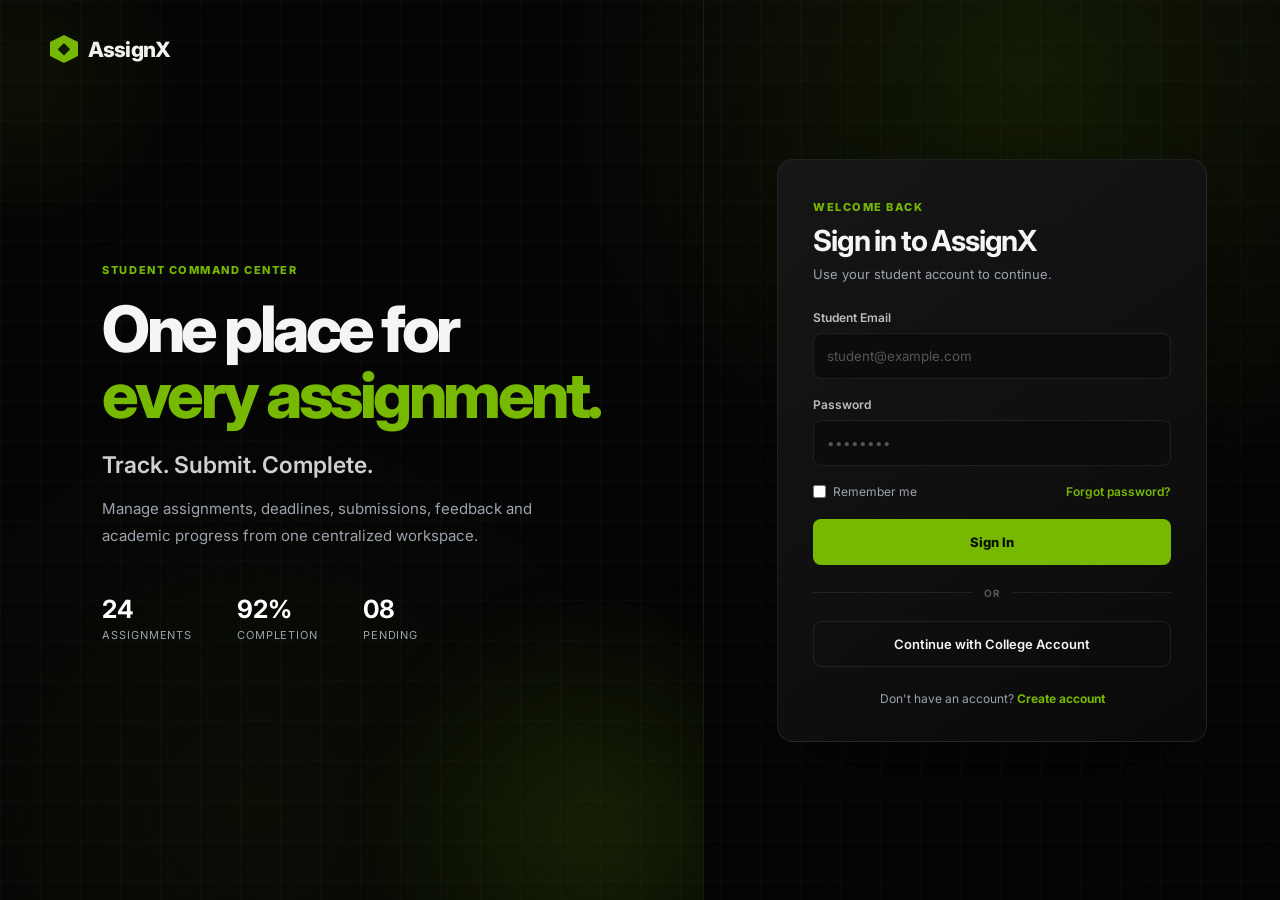
<file: AssignX/index.html>
<!DOCTYPE html>
<html lang="en">
<head>
    <meta charset="UTF-8">
    <meta name="viewport" content="width=device-width, initial-scale=1.0">

    <title>AssignX — One place for every assignment</title>

    <link rel="preconnect" href="https://fonts.googleapis.com">
    <link rel="preconnect" href="https://fonts.gstatic.com" crossorigin>

    <link
        href="https://fonts.googleapis.com/css2?family=Inter:wght@400;500;600;700;800&display=swap"
        rel="stylesheet"
    >

    <link rel="stylesheet" href="css/style.css">
</head>

<body>

    <main class="login-page">

        <!-- LEFT SIDE -->
        <section class="login-hero">

            <div class="brand">
                <div class="brand-icon">◆</div>
                <span>AssignX</span>
            </div>

            <div class="hero-content">

                <span class="eyebrow">
                    STUDENT COMMAND CENTER
                </span>

                <h1>
                    One place for
                    <span>every assignment.</span>
                </h1>

                <p class="hero-tagline">
                    Track. Submit. Complete.
                </p>

                <p class="hero-description">
                    Manage assignments, deadlines, submissions,
                    feedback and academic progress from one
                    centralized workspace.
                </p>

                <div class="hero-stats">

                    <div>
                        <strong>24</strong>
                        <span>Assignments</span>
                    </div>

                    <div>
                        <strong>92%</strong>
                        <span>Completion</span>
                    </div>

                    <div>
                        <strong>08</strong>
                        <span>Pending</span>
                    </div>

                </div>

            </div>

        </section>


        <!-- RIGHT SIDE -->
        <section class="login-section">

            <div class="login-card">

                <span class="eyebrow">
                    WELCOME BACK
                </span>

                <h2>
                    Sign in to AssignX
                </h2>

                <p class="login-description">
                    Use your student account to continue.
                </p>


                <form>

                    <div class="form-group">

                        <label for="email">
                            Student Email
                        </label>

                        <input
                            type="email"
                            id="email"
                            placeholder="student@example.com"
                        >

                    </div>


                    <div class="form-group">

                        <label for="password">
                            Password
                        </label>

                        <input
                            type="password"
                            id="password"
                            placeholder="••••••••"
                        >

                    </div>


                    <div class="form-options">

                        <label class="remember">

                            <input type="checkbox">

                            <span>
                                Remember me
                            </span>

                        </label>

                        <a href="#">
                            Forgot password?
                        </a>

                    </div>


                    <a
                        href="dashboard.html"
                        class="login-button"
                    >
                        Sign In
                    </a>


                    <div class="divider">

                        <span></span>

                        OR

                        <span></span>

                    </div>


                    <button
                        type="button"
                        class="college-button"
                    >
                        Continue with College Account
                    </button>

                </form>


                <p class="create-account">

                    Don't have an account?

                    <a href="#">
                        Create account
                    </a>

                </p>

            </div>

        </section>

    </main>

</body>
</html>
</file>
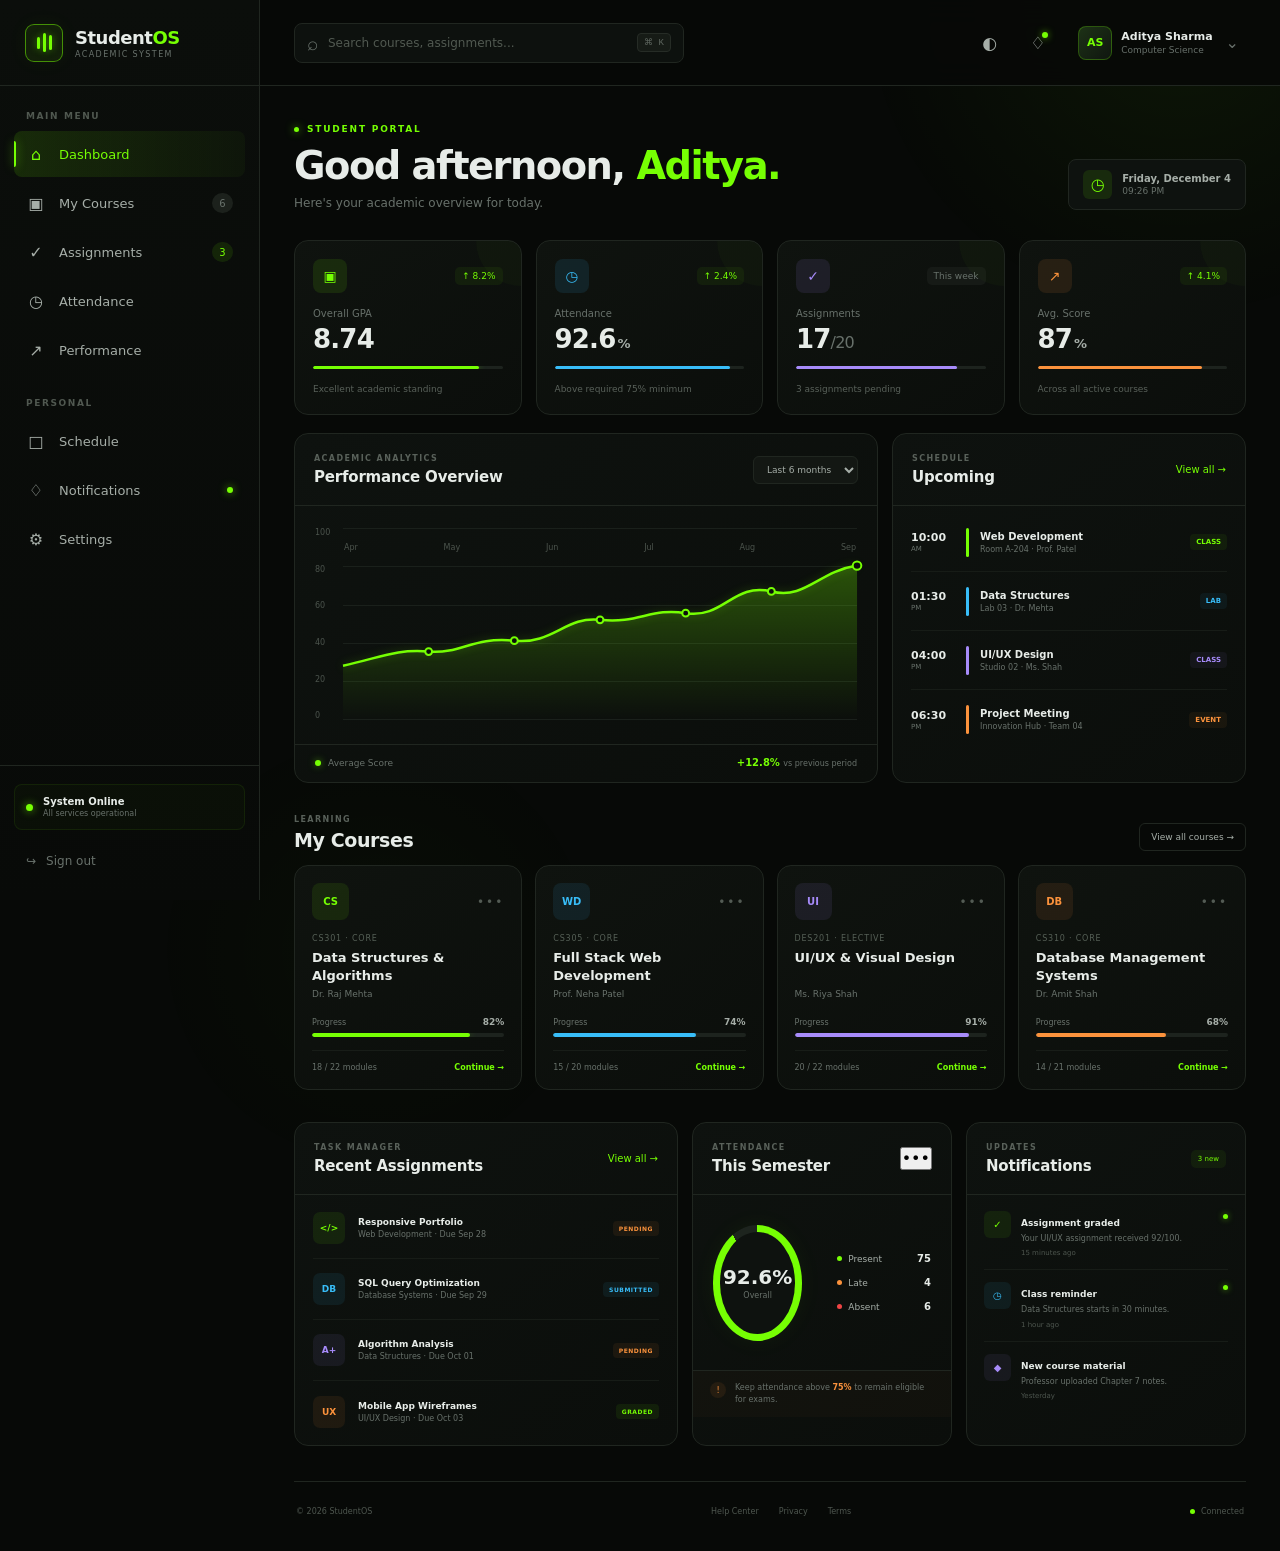
<file: Dashboard_Project/index.html>
<!DOCTYPE html>
<html lang="en">
<head>
    <meta charset="UTF-8">
    <meta name="viewport" content="width=device-width, initial-scale=1.0">

    <meta
        name="description"
        content="Student dashboard for managing courses, assignments, attendance and academic performance."
    >

    <title>StudentOS — Dashboard</title>

    <link rel="stylesheet" href="style.css">
</head>

<body>

    <!-- =========================
         MOBILE OVERLAY
    ========================== -->

    <div class="sidebar-overlay" id="sidebarOverlay"></div>


    <!-- =========================
         SIDEBAR
    ========================== -->

    <aside class="sidebar" id="sidebar">

        <!-- Logo -->

        <div class="brand">

            <div class="brand-mark">
                <span></span>
                <span></span>
                <span></span>
            </div>

            <div class="brand-text">
                <strong>Student<span>OS</span></strong>
                <small>ACADEMIC SYSTEM</small>
            </div>

        </div>


        <!-- Navigation -->

        <nav class="navigation">

            <p class="nav-label">MAIN MENU</p>

            <a href="#dashboard" class="nav-link active">
                <span class="nav-icon">⌂</span>
                <span>Dashboard</span>
            </a>

            <a href="#courses" class="nav-link">
                <span class="nav-icon">▣</span>
                <span>My Courses</span>
                <span class="nav-count">6</span>
            </a>

            <a href="#assignments" class="nav-link">
                <span class="nav-icon">✓</span>
                <span>Assignments</span>
                <span class="nav-count alert">3</span>
            </a>

            <a href="#attendance" class="nav-link">
                <span class="nav-icon">◷</span>
                <span>Attendance</span>
            </a>

            <a href="#performance" class="nav-link">
                <span class="nav-icon">↗</span>
                <span>Performance</span>
            </a>


            <p class="nav-label second-label">PERSONAL</p>

            <a href="#schedule" class="nav-link">
                <span class="nav-icon">□</span>
                <span>Schedule</span>
            </a>

            <a href="#notifications" class="nav-link">
                <span class="nav-icon">♢</span>
                <span>Notifications</span>
                <span class="notification-mini"></span>
            </a>

            <a href="#settings" class="nav-link">
                <span class="nav-icon">⚙</span>
                <span>Settings</span>
            </a>

        </nav>


        <!-- Sidebar Bottom -->

        <div class="sidebar-bottom">

            <div class="system-status">

                <span class="status-dot"></span>

                <div>
                    <strong>System Online</strong>
                    <small>All services operational</small>
                </div>

            </div>

            <button class="logout-btn" id="logoutBtn">
                <span>↪</span>
                Sign out
            </button>

        </div>

    </aside>


    <!-- =========================
         MAIN
    ========================== -->

    <main class="main-content">

        <!-- TOPBAR -->

        <header class="topbar">

            <button class="mobile-menu" id="menuBtn" aria-label="Open menu">
                <span></span>
                <span></span>
                <span></span>
            </button>


            <!-- Search -->

            <div class="search-box">

                <span class="search-icon">⌕</span>

                <input
                    type="search"
                    id="searchInput"
                    placeholder="Search courses, assignments..."
                >

                <kbd>⌘ K</kbd>

            </div>


            <!-- Topbar Right -->

            <div class="topbar-actions">

                <button class="icon-btn" id="themeBtn" aria-label="Toggle theme">
                    ◐
                </button>

                <button class="icon-btn notification-btn" id="notificationBtn">
                    ♢
                    <span></span>
                </button>


                <div class="profile-menu" id="profileMenu">

                    <div class="avatar">
                        AS
                    </div>

                    <div class="profile-details">
                        <strong>Aditya Sharma</strong>
                        <small>Computer Science</small>
                    </div>

                    <span class="profile-arrow">⌄</span>

                </div>

            </div>

        </header>


        <!-- PAGE CONTENT -->

        <div class="page-content" id="dashboard">


            <!-- =========================
                 WELCOME SECTION
            ========================== -->

            <section class="welcome-section">

                <div>

                    <p class="eyebrow">
                        <span class="live-dot"></span>
                        STUDENT PORTAL
                    </p>

                    <h1>
                        Good afternoon,
                        <span>Aditya.</span>
                    </h1>

                    <p class="welcome-text">
                        Here's your academic overview for today.
                    </p>

                </div>

                <div class="date-display">
                    <span>◷</span>
                    <div>
                        <strong id="currentDate">Saturday, September 26</strong>
                        <small id="currentTime">02:20 PM</small>
                    </div>
                </div>

            </section>


            <!-- =========================
                 STATS
            ========================== -->

            <section class="stats-grid">

                <article class="stat-card">

                    <div class="stat-top">
                        <span class="stat-icon green">▣</span>

                        <span class="trend positive">
                            ↑ 8.2%
                        </span>
                    </div>

                    <p>Overall GPA</p>

                    <h2>8.74</h2>

                    <div class="progress-line">
                        <span style="width: 87.4%"></span>
                    </div>

                    <small>Excellent academic standing</small>

                </article>


                <article class="stat-card">

                    <div class="stat-top">
                        <span class="stat-icon blue">◷</span>

                        <span class="trend positive">
                            ↑ 2.4%
                        </span>
                    </div>

                    <p>Attendance</p>

                    <h2>92.6<span class="unit">%</span></h2>

                    <div class="progress-line blue-line">
                        <span style="width: 92.6%"></span>
                    </div>

                    <small>Above required 75% minimum</small>

                </article>


                <article class="stat-card">

                    <div class="stat-top">
                        <span class="stat-icon purple">✓</span>

                        <span class="trend neutral">
                            This week
                        </span>
                    </div>

                    <p>Assignments</p>

                    <h2>17<span class="muted-number">/20</span></h2>

                    <div class="progress-line purple-line">
                        <span style="width: 85%"></span>
                    </div>

                    <small>3 assignments pending</small>

                </article>


                <article class="stat-card">

                    <div class="stat-top">
                        <span class="stat-icon orange">↗</span>

                        <span class="trend positive">
                            ↑ 4.1%
                        </span>
                    </div>

                    <p>Avg. Score</p>

                    <h2>87<span class="unit">%</span></h2>

                    <div class="progress-line orange-line">
                        <span style="width: 87%"></span>
                    </div>

                    <small>Across all active courses</small>

                </article>

            </section>


            <!-- =========================
                 MAIN GRID
            ========================== -->

            <section class="dashboard-grid">


                <!-- PERFORMANCE -->

                <article class="panel performance-panel" id="performance">

                    <div class="panel-header">

                        <div>
                            <p class="panel-label">ACADEMIC ANALYTICS</p>
                            <h2>Performance Overview</h2>
                        </div>

                        <select id="performanceSelect">
                            <option>Last 6 months</option>
                            <option>Last 3 months</option>
                            <option>This semester</option>
                        </select>

                    </div>


                    <div class="chart-wrapper">

                        <div class="chart-y-axis">
                            <span>100</span>
                            <span>80</span>
                            <span>60</span>
                            <span>40</span>
                            <span>20</span>
                            <span>0</span>
                        </div>

                        <div class="chart-area">

                            <div class="grid-lines">
                                <span></span>
                                <span></span>
                                <span></span>
                                <span></span>
                                <span></span>
                                <span></span>
                            </div>

                            <svg
                                class="performance-chart"
                                viewBox="0 0 600 230"
                                preserveAspectRatio="none"
                            >

                                <defs>

                                    <linearGradient
                                        id="chartGradient"
                                        x1="0"
                                        y1="0"
                                        x2="0"
                                        y2="1"
                                    >
                                        <stop
                                            offset="0%"
                                            stop-color="#76ff03"
                                            stop-opacity="0.28"
                                        />

                                        <stop
                                            offset="100%"
                                            stop-color="#76ff03"
                                            stop-opacity="0"
                                        />
                                    </linearGradient>

                                </defs>


                                <path
                                    class="chart-fill"
                                    d="
                                    M0,165
                                    C45,155 60,145 100,148
                                    C140,151 150,130 200,135
                                    C245,140 260,105 300,110
                                    C345,115 360,95 400,102
                                    C445,109 455,65 500,76
                                    C540,86 555,52 600,45
                                    L600,230
                                    L0,230
                                    Z
                                    "
                                ></path>


                                <path
                                    class="chart-line"
                                    d="
                                    M0,165
                                    C45,155 60,145 100,148
                                    C140,151 150,130 200,135
                                    C245,140 260,105 300,110
                                    C345,115 360,95 400,102
                                    C445,109 455,65 500,76
                                    C540,86 555,52 600,45
                                    "
                                ></path>

                                <circle cx="100" cy="148" r="4"></circle>
                                <circle cx="200" cy="135" r="4"></circle>
                                <circle cx="300" cy="110" r="4"></circle>
                                <circle cx="400" cy="102" r="4"></circle>
                                <circle cx="500" cy="76" r="4"></circle>
                                <circle cx="600" cy="45" r="5"></circle>

                            </svg>

                            <div class="chart-x-axis">
                                <span>Apr</span>
                                <span>May</span>
                                <span>Jun</span>
                                <span>Jul</span>
                                <span>Aug</span>
                                <span>Sep</span>
                            </div>

                        </div>

                    </div>


                    <div class="chart-footer">

                        <div class="legend">
                            <span class="legend-dot"></span>
                            <span>Average Score</span>
                        </div>

                        <strong>
                            +12.8% <small>vs previous period</small>
                        </strong>

                    </div>

                </article>


                <!-- UPCOMING -->

                <article class="panel upcoming-panel" id="schedule">

                    <div class="panel-header">

                        <div>
                            <p class="panel-label">SCHEDULE</p>
                            <h2>Upcoming</h2>
                        </div>

                        <button class="text-btn">
                            View all →
                        </button>

                    </div>


                    <div class="schedule-list">

                        <div class="schedule-item">

                            <div class="time">
                                <strong>10:00</strong>
                                <span>AM</span>
                            </div>

                            <div class="schedule-line green-line"></div>

                            <div class="schedule-info">
                                <strong>Web Development</strong>
                                <span>Room A-204 · Prof. Patel</span>
                            </div>

                            <span class="schedule-tag">CLASS</span>

                        </div>


                        <div class="schedule-item">

                            <div class="time">
                                <strong>01:30</strong>
                                <span>PM</span>
                            </div>

                            <div class="schedule-line blue-line"></div>

                            <div class="schedule-info">
                                <strong>Data Structures</strong>
                                <span>Lab 03 · Dr. Mehta</span>
                            </div>

                            <span class="schedule-tag blue-tag">LAB</span>

                        </div>


                        <div class="schedule-item">

                            <div class="time">
                                <strong>04:00</strong>
                                <span>PM</span>
                            </div>

                            <div class="schedule-line purple-line"></div>

                            <div class="schedule-info">
                                <strong>UI/UX Design</strong>
                                <span>Studio 02 · Ms. Shah</span>
                            </div>

                            <span class="schedule-tag purple-tag">CLASS</span>

                        </div>


                        <div class="schedule-item">

                            <div class="time">
                                <strong>06:30</strong>
                                <span>PM</span>
                            </div>

                            <div class="schedule-line orange-line"></div>

                            <div class="schedule-info">
                                <strong>Project Meeting</strong>
                                <span>Innovation Hub · Team 04</span>
                            </div>

                            <span class="schedule-tag orange-tag">EVENT</span>

                        </div>

                    </div>

                </article>


            </section>


            <!-- =========================
                 COURSES
            ========================== -->

            <section class="section" id="courses">

                <div class="section-header">

                    <div>
                        <p class="panel-label">LEARNING</p>
                        <h2>My Courses</h2>
                    </div>

                    <button class="outline-btn">
                        View all courses →
                    </button>

                </div>


                <div class="course-grid">


                    <article class="course-card">

                        <div class="course-top">

                            <div class="course-code green-bg">
                                CS
                            </div>

                            <span class="course-menu">•••</span>

                        </div>

                        <p class="course-id">CS301 · CORE</p>

                        <h3>Data Structures & Algorithms</h3>

                        <p class="course-teacher">
                            Dr. Raj Mehta
                        </p>

                        <div class="course-progress">

                            <div class="progress-info">
                                <span>Progress</span>
                                <strong>82%</strong>
                            </div>

                            <div class="progress-bar">
                                <span style="width: 82%"></span>
                            </div>

                        </div>

                        <div class="course-footer">
                            <span>18 / 22 modules</span>
                            <button>Continue →</button>
                        </div>

                    </article>


                    <article class="course-card">

                        <div class="course-top">

                            <div class="course-code blue-bg">
                                WD
                            </div>

                            <span class="course-menu">•••</span>

                        </div>

                        <p class="course-id">CS305 · CORE</p>

                        <h3>Full Stack Web Development</h3>

                        <p class="course-teacher">
                            Prof. Neha Patel
                        </p>

                        <div class="course-progress">

                            <div class="progress-info">
                                <span>Progress</span>
                                <strong>74%</strong>
                            </div>

                            <div class="progress-bar blue-progress">
                                <span style="width: 74%"></span>
                            </div>

                        </div>

                        <div class="course-footer">
                            <span>15 / 20 modules</span>
                            <button>Continue →</button>
                        </div>

                    </article>


                    <article class="course-card">

                        <div class="course-top">

                            <div class="course-code purple-bg">
                                UI
                            </div>

                            <span class="course-menu">•••</span>

                        </div>

                        <p class="course-id">DES201 · ELECTIVE</p>

                        <h3>UI/UX & Visual Design</h3>

                        <p class="course-teacher">
                            Ms. Riya Shah
                        </p>

                        <div class="course-progress">

                            <div class="progress-info">
                                <span>Progress</span>
                                <strong>91%</strong>
                            </div>

                            <div class="progress-bar purple-progress">
                                <span style="width: 91%"></span>
                            </div>

                        </div>

                        <div class="course-footer">
                            <span>20 / 22 modules</span>
                            <button>Continue →</button>
                        </div>

                    </article>


                    <article class="course-card">

                        <div class="course-top">

                            <div class="course-code orange-bg">
                                DB
                            </div>

                            <span class="course-menu">•••</span>

                        </div>

                        <p class="course-id">CS310 · CORE</p>

                        <h3>Database Management Systems</h3>

                        <p class="course-teacher">
                            Dr. Amit Shah
                        </p>

                        <div class="course-progress">

                            <div class="progress-info">
                                <span>Progress</span>
                                <strong>68%</strong>
                            </div>

                            <div class="progress-bar orange-progress">
                                <span style="width: 68%"></span>
                            </div>

                        </div>

                        <div class="course-footer">
                            <span>14 / 21 modules</span>
                            <button>Continue →</button>
                        </div>

                    </article>

                </div>

            </section>


            <!-- =========================
                 BOTTOM GRID
            ========================== -->

            <section class="bottom-grid">


                <!-- ASSIGNMENTS -->

                <article class="panel assignments-panel" id="assignments">

                    <div class="panel-header">

                        <div>
                            <p class="panel-label">TASK MANAGER</p>
                            <h2>Recent Assignments</h2>
                        </div>

                        <button class="text-btn">
                            View all →
                        </button>

                    </div>


                    <div class="assignment-list">

                        <div class="assignment">

                            <div class="assignment-icon green">
                                &lt;/&gt;
                            </div>

                            <div class="assignment-info">
                                <strong>Responsive Portfolio</strong>
                                <span>Web Development · Due Sep 28</span>
                            </div>

                            <span class="assignment-status pending">
                                PENDING
                            </span>

                        </div>


                        <div class="assignment">

                            <div class="assignment-icon blue">
                                DB
                            </div>

                            <div class="assignment-info">
                                <strong>SQL Query Optimization</strong>
                                <span>Database Systems · Due Sep 29</span>
                            </div>

                            <span class="assignment-status submitted">
                                SUBMITTED
                            </span>

                        </div>


                        <div class="assignment">

                            <div class="assignment-icon purple">
                                A+
                            </div>

                            <div class="assignment-info">
                                <strong>Algorithm Analysis</strong>
                                <span>Data Structures · Due Oct 01</span>
                            </div>

                            <span class="assignment-status pending">
                                PENDING
                            </span>

                        </div>


                        <div class="assignment">

                            <div class="assignment-icon orange">
                                UX
                            </div>

                            <div class="assignment-info">
                                <strong>Mobile App Wireframes</strong>
                                <span>UI/UX Design · Due Oct 03</span>
                            </div>

                            <span class="assignment-status graded">
                                GRADED
                            </span>

                        </div>

                    </div>

                </article>


                <!-- ATTENDANCE -->

                <article class="panel attendance-panel" id="attendance">

                    <div class="panel-header">

                        <div>
                            <p class="panel-label">ATTENDANCE</p>
                            <h2>This Semester</h2>
                        </div>

                        <button class="icon-small">•••</button>

                    </div>


                    <div class="attendance-content">

                        <div class="attendance-circle">

                            <div class="circle-inner">
                                <strong>92.6%</strong>
                                <span>Overall</span>
                            </div>

                        </div>


                        <div class="attendance-details">

                            <div>
                                <span>
                                    <i class="dot green-dot"></i>
                                    Present
                                </span>

                                <strong>75</strong>
                            </div>

                            <div>
                                <span>
                                    <i class="dot orange-dot"></i>
                                    Late
                                </span>

                                <strong>4</strong>
                            </div>

                            <div>
                                <span>
                                    <i class="dot red-dot"></i>
                                    Absent
                                </span>

                                <strong>6</strong>
                            </div>

                        </div>

                    </div>


                    <div class="attendance-warning">
                        <span>!</span>
                        <p>
                            Keep attendance above <strong>75%</strong>
                            to remain eligible for exams.
                        </p>
                    </div>

                </article>


                <!-- NOTIFICATIONS -->

                <article class="panel notifications-panel" id="notifications">

                    <div class="panel-header">

                        <div>
                            <p class="panel-label">UPDATES</p>
                            <h2>Notifications</h2>
                        </div>

                        <span class="unread">3 new</span>

                    </div>


                    <div class="notification-list">

                        <div class="notification-item unread-item">

                            <span class="notification-icon green-icon">
                                ✓
                            </span>

                            <div>
                                <strong>Assignment graded</strong>
                                <p>Your UI/UX assignment received 92/100.</p>
                                <small>15 minutes ago</small>
                            </div>

                        </div>


                        <div class="notification-item unread-item">

                            <span class="notification-icon blue-icon">
                                ◷
                            </span>

                            <div>
                                <strong>Class reminder</strong>
                                <p>Data Structures starts in 30 minutes.</p>
                                <small>1 hour ago</small>
                            </div>

                        </div>


                        <div class="notification-item">

                            <span class="notification-icon purple-icon">
                                ◆
                            </span>

                            <div>
                                <strong>New course material</strong>
                                <p>Professor uploaded Chapter 7 notes.</p>
                                <small>Yesterday</small>
                            </div>

                        </div>

                    </div>

                </article>

            </section>


            <!-- =========================
                 FOOTER
            ========================== -->

            <footer class="footer">

                <span>© 2026 StudentOS</span>

                <div>
                    <a href="#">Help Center</a>
                    <a href="#">Privacy</a>
                    <a href="#">Terms</a>
                </div>

                <span class="footer-status">
                    <i></i> Connected
                </span>

            </footer>

        </div>

    </main>


    <!-- =========================
         TOAST
    ========================== -->

    <div class="toast" id="toast">

        <span class="toast-icon">✓</span>

        <div>
            <strong id="toastTitle">Success</strong>
            <p id="toastMessage">Action completed.</p>
        </div>

        <button id="toastClose">×</button>

    </div>


    <script src="script.js"></script>

</body>
</html>
</file>
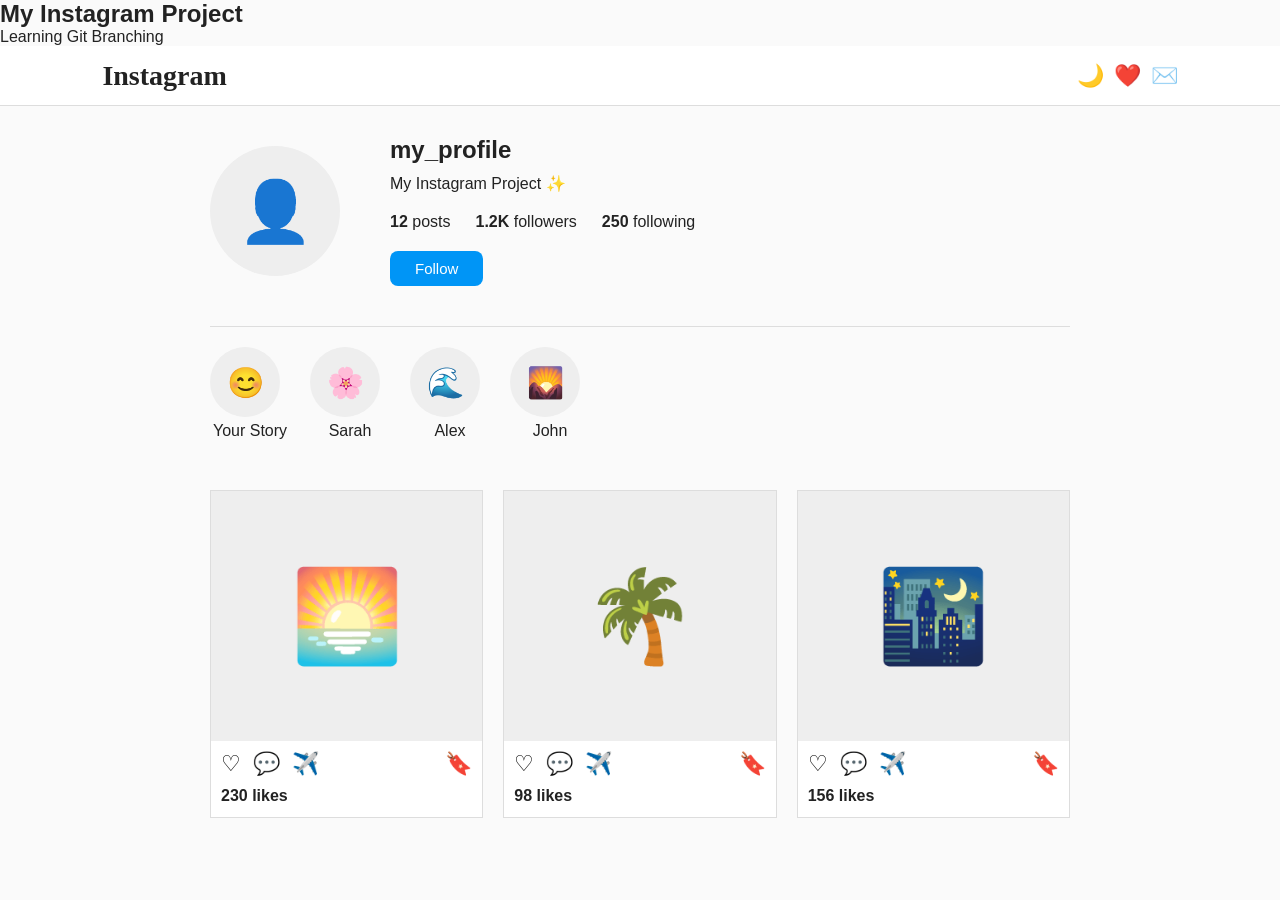
<file: Instagram_Project/index.html>
<!DOCTYPE html>
<html lang="en">
<head>
    <meta charset="UTF-8">
    <meta name="viewport" content="width=device-width, initial-scale=1.0">
    <title>Instagram Clone</title>
    <link rel="stylesheet" href="style.css">
</head>

<body>
    <h2>My Instagram Project</h2>
    <p>Learning Git Branching</p>

    <nav class="navbar">
        <h1>Instagram</h1>

        <div class="nav-icons">
            <button id="themeBtn">🌙</button>
            <button>❤️</button>
            <button>✉️</button>
        </div>
    </nav>

    <main>

        <section class="profile">
            <div class="profile-image">
                👤
            </div>

            <div class="profile-info">
                <h2>my_profile</h2>
                <p>My Instagram Project ✨</p>

                <div class="stats">
                    <span><b>12</b> posts</span>
                    <span><b>1.2K</b> followers</span>
                    <span><b>250</b> following</span>
                </div>

                <button class="follow-btn" id="followBtn">
                    Follow
                </button>
            </div>
        </section>

        <section class="stories">

            <div class="story">
                <div class="story-image">😊</div>
                <p>Your Story</p>
            </div>

            <div class="story">
                <div class="story-image">🌸</div>
                <p>Sarah</p>
            </div>

            <div class="story">
                <div class="story-image">🌊</div>
                <p>Alex</p>
            </div>

            <div class="story">
                <div class="story-image">🌄</div>
                <p>John</p>
            </div>

        </section>

        <section class="posts">

            <div class="post">
                <div class="post-image">🌅</div>

                <div class="post-actions">
                    <button class="likeBtn">♡</button>
                    <button>💬</button>
                    <button>✈️</button>
                    <button class="saveBtn">🔖</button>
                </div>

                <p class="likes">230 likes</p>
            </div>

            <div class="post">
                <div class="post-image">🌴</div>

                <div class="post-actions">
                    <button class="likeBtn">♡</button>
                    <button>💬</button>
                    <button>✈️</button>
                    <button class="saveBtn">🔖</button>
                </div>

                <p class="likes">98 likes</p>
            </div>

            <div class="post">
                <div class="post-image">🌃</div>

                <div class="post-actions">
                    <button class="likeBtn">♡</button>
                    <button>💬</button>
                    <button>✈️</button>
                    <button class="saveBtn">🔖</button>
                </div>

                <p class="likes">156 likes</p>
            </div>

        </section>

    </main>

    <script src="script.js"></script>
</body>
</html>
</file>
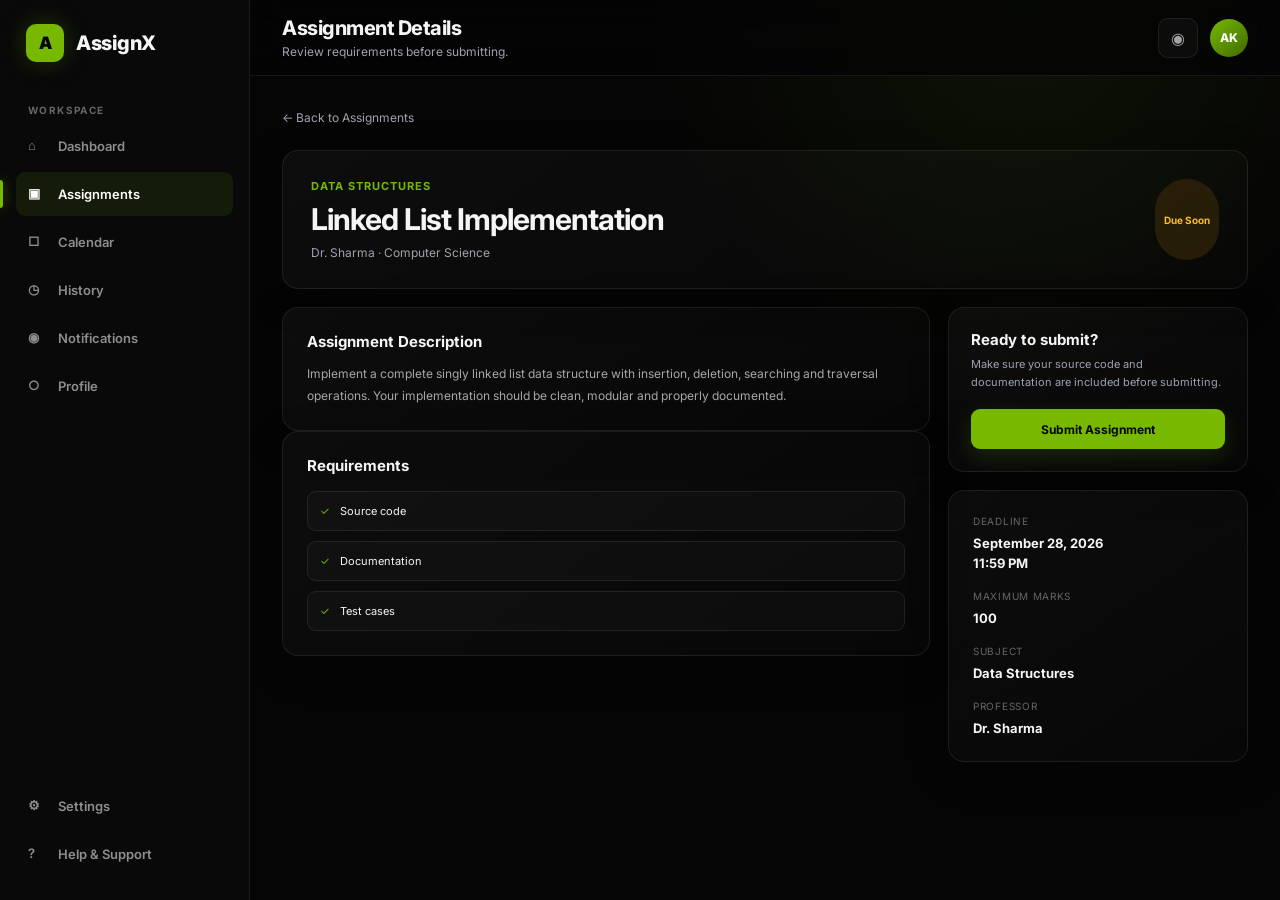
<file: AssignX/assignment-details.html>
<!DOCTYPE html>
<html lang="en">
<head>
    <meta charset="UTF-8">
    <meta name="viewport" content="width=device-width, initial-scale=1.0">

    <title>Assignment Details — AssignX</title>

    <link rel="preconnect" href="https://fonts.googleapis.com">
    <link rel="preconnect" href="https://fonts.gstatic.com" crossorigin>

    <link
        href="https://fonts.googleapis.com/css2?family=Inter:wght@400;500;600;700;800&display=swap"
        rel="stylesheet"
    >

    <link rel="stylesheet" href="css/style.css">
    <link rel="stylesheet" href="css/components.css">
    <link rel="stylesheet" href="css/dashboard.css">
    <link rel="stylesheet" href="css/responsive.css">

    <style>
        .details-page {
            padding: 30px 32px 50px;
            max-width: 1100px;
        }

        .back-link {
            display: inline-flex;
            align-items: center;
            gap: 7px;

            margin-bottom: 25px;

            color: var(--muted);
            font-size: 12px;
        }

        .back-link:hover {
            color: var(--green);
        }

        .details-header {
            padding: 28px;
            margin-bottom: 18px;
        }

        .details-header-top {
            display: flex;
            justify-content: space-between;
            gap: 20px;
        }

        .subject-label {
            color: var(--green);
            font-size: 11px;
            font-weight: 700;
            text-transform: uppercase;
            letter-spacing: 1px;
        }

        .details-header h1 {
            margin: 8px 0;
            font-size: 30px;
            letter-spacing: -1px;
        }

        .professor {
            color: var(--muted);
            font-size: 12px;
        }

        .details-grid {
            display: grid;
            grid-template-columns: minmax(0, 1fr) 300px;
            gap: 18px;
        }

        .detail-section {
            padding: 24px;
        }

        .detail-section + .detail-section {
            border-top: 1px solid var(--border);
        }

        .detail-section h2 {
            margin: 0 0 12px;
            font-size: 15px;
        }

        .detail-section p {
            margin: 0;
            color: #a7a7a7;
            font-size: 12px;
            line-height: 1.8;
        }

        .requirements {
            display: flex;
            flex-direction: column;
            gap: 10px;
            margin-top: 16px;
        }

        .requirement {
            display: flex;
            align-items: center;
            gap: 10px;

            padding: 12px;

            background: rgba(255,255,255,0.025);
            border: 1px solid var(--border);
            border-radius: 9px;

            font-size: 11px;
        }

        .requirement-icon {
            color: var(--green);
        }

        .info-list {
            display: flex;
            flex-direction: column;
            gap: 18px;
        }

        .info-item span {
            display: block;
            margin-bottom: 5px;
            color: #666;
            font-size: 10px;
            text-transform: uppercase;
            letter-spacing: 0.7px;
        }

        .info-item strong {
            font-size: 13px;
        }

        .submit-card {
            padding: 22px;
        }

        .submit-card h3 {
            margin: 0 0 7px;
            font-size: 15px;
        }

        .submit-card p {
            margin: 0 0 18px;
            color: var(--muted);
            font-size: 11px;
            line-height: 1.6;
        }

        .submit-card .btn {
            width: 100%;
        }

        @media (max-width: 800px) {
            .details-page {
                padding: 22px 16px 40px;
            }

            .details-grid {
                grid-template-columns: 1fr;
            }

            .details-header-top {
                flex-direction: column;
            }
        }
    </style>
</head>

<body>

<div class="page-shell">

    <aside class="sidebar">

        <a href="dashboard.html" class="sidebar-brand">
            <span class="sidebar-brand-mark">A</span>
            <span class="sidebar-brand-text">AssignX</span>
        </a>

        <div class="sidebar-section-title">Workspace</div>

        <nav class="sidebar-nav">

            <a href="dashboard.html" class="sidebar-link">
                <span class="nav-icon">⌂</span>
                Dashboard
            </a>

            <a href="assignments.html" class="sidebar-link active">
                <span class="nav-icon">▣</span>
                Assignments
            </a>

            <a href="calendar.html" class="sidebar-link">
                <span class="nav-icon">□</span>
                Calendar
            </a>

            <a href="history.html" class="sidebar-link">
                <span class="nav-icon">◷</span>
                History
            </a>

            <a href="notifications.html" class="sidebar-link">
                <span class="nav-icon">◉</span>
                Notifications
            </a>

            <a href="profile.html" class="sidebar-link">
                <span class="nav-icon">○</span>
                Profile
            </a>

        </nav>

        <div class="sidebar-spacer"></div>

        <nav class="sidebar-nav">
            <a href="#" class="sidebar-link">
                <span class="nav-icon">⚙</span>
                Settings
            </a>

            <a href="#" class="sidebar-link">
                <span class="nav-icon">?</span>
                Help & Support
            </a>
        </nav>

    </aside>


    <main class="main-content">

        <header class="top-header">

            <div class="header-left">

                <details class="mobile-nav">
                    <summary class="header-icon-button">☰</summary>

                    <div class="mobile-menu">
                        <a href="dashboard.html">Dashboard</a>
                        <a class="active" href="assignments.html">Assignments</a>
                        <a href="calendar.html">Calendar</a>
                        <a href="history.html">History</a>
                        <a href="notifications.html">Notifications</a>
                        <a href="profile.html">Profile</a>
                    </div>
                </details>

                <div class="header-title">
                    <h1>Assignment Details</h1>
                    <p>Review requirements before submitting.</p>
                </div>

            </div>

            <div class="header-actions">
                <a href="notifications.html" class="header-icon-button">◉</a>
                <div class="avatar">AK</div>
            </div>

        </header>


        <section class="details-page">

            <a href="assignments.html" class="back-link">
                ← Back to Assignments
            </a>


            <section class="card details-header">

                <div class="details-header-top">

                    <div>
                        <div class="subject-label">
                            Data Structures
                        </div>

                        <h1>Linked List Implementation</h1>

                        <div class="professor">
                            Dr. Sharma · Computer Science
                        </div>
                    </div>

                    <span class="badge badge-due">
                        Due Soon
                    </span>

                </div>

            </section>


            <div class="details-grid">

                <div>

                    <section class="card detail-section">

                        <h2>Assignment Description</h2>

                        <p>
                            Implement a complete singly linked list data structure
                            with insertion, deletion, searching and traversal
                            operations. Your implementation should be clean,
                            modular and properly documented.
                        </p>

                    </section>


                    <section class="card detail-section">

                        <h2>Requirements</h2>

                        <div class="requirements">

                            <div class="requirement">
                                <span class="requirement-icon">✓</span>
                                Source code
                            </div>

                            <div class="requirement">
                                <span class="requirement-icon">✓</span>
                                Documentation
                            </div>

                            <div class="requirement">
                                <span class="requirement-icon">✓</span>
                                Test cases
                            </div>

                        </div>

                    </section>

                </div>


                <div>

                    <section class="card submit-card">

                        <h3>Ready to submit?</h3>

                        <p>
                            Make sure your source code and documentation
                            are included before submitting.
                        </p>

                        <a href="submit.html" class="btn btn-primary">
                            Submit Assignment
                        </a>

                    </section>


                    <section class="card detail-section" style="margin-top:18px;">

                        <div class="info-list">

                            <div class="info-item">
                                <span>Deadline</span>
                                <strong>
                                    September 28, 2026<br>
                                    11:59 PM
                                </strong>
                            </div>

                            <div class="info-item">
                                <span>Maximum Marks</span>
                                <strong>100</strong>
                            </div>

                            <div class="info-item">
                                <span>Subject</span>
                                <strong>Data Structures</strong>
                            </div>

                            <div class="info-item">
                                <span>Professor</span>
                                <strong>Dr. Sharma</strong>
                            </div>

                        </div>

                    </section>

                </div>

            </div>

        </section>

    </main>

</div>

</body>
</html>
</file>
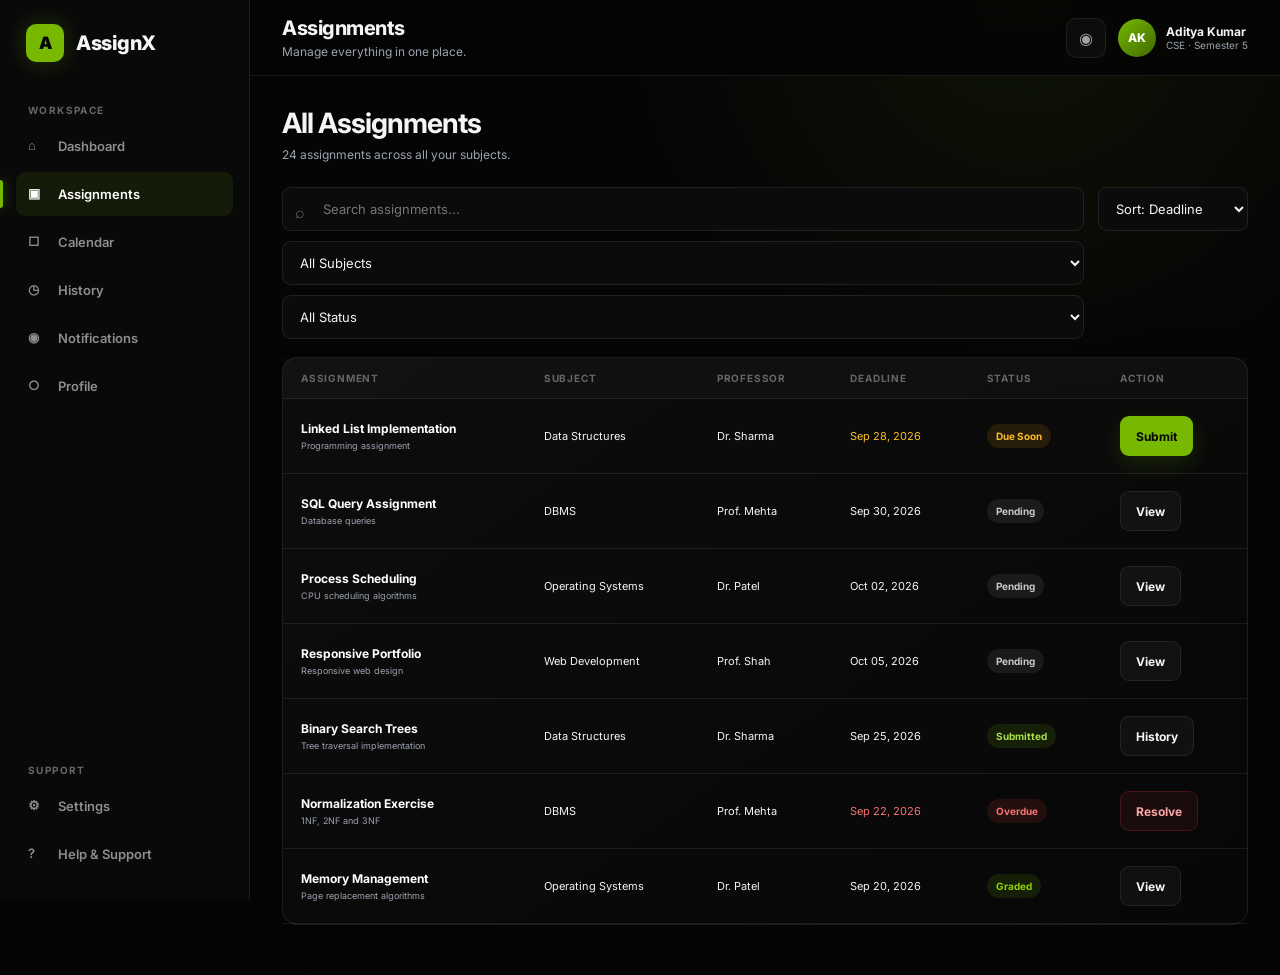
<file: AssignX/assignments.html>
<!DOCTYPE html>
<html lang="en">
<head>
    <meta charset="UTF-8">
    <meta name="viewport" content="width=device-width, initial-scale=1.0">

    <title>Assignments — AssignX</title>

    <link rel="preconnect" href="https://fonts.googleapis.com">
    <link rel="preconnect" href="https://fonts.gstatic.com" crossorigin>
    <link
        href="https://fonts.googleapis.com/css2?family=Inter:wght@400;500;600;700;800&display=swap"
        rel="stylesheet"
    >

    <link rel="stylesheet" href="css/style.css">
    <link rel="stylesheet" href="css/components.css">
    <link rel="stylesheet" href="css/dashboard.css">
    <link rel="stylesheet" href="css/responsive.css">

    <style>
        .page-content {
            padding: 30px 32px 50px;
        }

        .page-heading {
            margin-bottom: 25px;
        }

        .page-heading h1 {
            margin: 0;
            font-size: 28px;
            letter-spacing: -1px;
        }

        .page-heading p {
            margin: 7px 0 0;
            color: var(--muted);
            font-size: 12px;
        }

        .toolbar {
            display: flex;
            justify-content: space-between;
            gap: 14px;
            flex-wrap: wrap;
            margin-bottom: 18px;
        }

        .toolbar-left {
            display: flex;
            gap: 10px;
            flex-wrap: wrap;
            flex: 1;
        }

        .toolbar-left .search-box {
            min-width: 260px;
            flex: 1;
        }

        .table-wrapper {
            overflow-x: auto;
        }

        .assignment-table {
            width: 100%;
            min-width: 760px;
            border-collapse: collapse;
        }

        .assignment-table th {
            padding: 14px 18px;
            color: #666;
            background: rgba(255,255,255,0.02);
            border-bottom: 1px solid var(--border);
            font-size: 10px;
            font-weight: 700;
            text-align: left;
            text-transform: uppercase;
            letter-spacing: 0.8px;
        }

        .assignment-table td {
            padding: 17px 18px;
            border-bottom: 1px solid var(--border);
            font-size: 11px;
        }

        .assignment-table tbody tr {
            transition: background 0.2s ease;
        }

        .assignment-table tbody tr:hover {
            background: rgba(118,185,0,0.025);
        }

        .table-title {
            display: flex;
            flex-direction: column;
            gap: 4px;
        }

        .table-title strong {
            color: white;
            font-size: 12px;
        }

        .table-title span {
            color: var(--muted);
            font-size: 9px;
        }

        .deadline-danger {
            color: #f87171;
        }

        .deadline-warning {
            color: #fbbf24;
        }
    </style>
</head>

<body>

<div class="page-shell">

    <aside class="sidebar">

        <a href="dashboard.html" class="sidebar-brand">
            <span class="sidebar-brand-mark">A</span>
            <span class="sidebar-brand-text">AssignX</span>
        </a>

        <div class="sidebar-section-title">Workspace</div>

        <nav class="sidebar-nav">

            <a href="dashboard.html" class="sidebar-link">
                <span class="nav-icon">⌂</span>
                Dashboard
            </a>

            <a href="assignments.html" class="sidebar-link active">
                <span class="nav-icon">▣</span>
                Assignments
            </a>

            <a href="calendar.html" class="sidebar-link">
                <span class="nav-icon">□</span>
                Calendar
            </a>

            <a href="history.html" class="sidebar-link">
                <span class="nav-icon">◷</span>
                History
            </a>

            <a href="notifications.html" class="sidebar-link">
                <span class="nav-icon">◉</span>
                Notifications
            </a>

            <a href="profile.html" class="sidebar-link">
                <span class="nav-icon">○</span>
                Profile
            </a>

        </nav>

        <div class="sidebar-spacer"></div>

        <div class="sidebar-section-title">Support</div>

        <nav class="sidebar-nav">
            <a href="#" class="sidebar-link">
                <span class="nav-icon">⚙</span>
                Settings
            </a>

            <a href="#" class="sidebar-link">
                <span class="nav-icon">?</span>
                Help & Support
            </a>
        </nav>

    </aside>


    <main class="main-content">

        <header class="top-header">

            <div class="header-left">

                <details class="mobile-nav">
                    <summary class="header-icon-button">☰</summary>

                    <div class="mobile-menu">
                        <a href="dashboard.html">Dashboard</a>
                        <a class="active" href="assignments.html">Assignments</a>
                        <a href="calendar.html">Calendar</a>
                        <a href="history.html">History</a>
                        <a href="notifications.html">Notifications</a>
                        <a href="profile.html">Profile</a>
                    </div>
                </details>

                <div class="header-title">
                    <h1>Assignments</h1>
                    <p>Manage everything in one place.</p>
                </div>

            </div>

            <div class="header-actions">

                <a href="notifications.html" class="header-icon-button">
                    ◉
                </a>

                <div class="profile-mini">
                    <div class="avatar">AK</div>

                    <div class="profile-mini-info">
                        <strong>Aditya Kumar</strong>
                        <span>CSE · Semester 5</span>
                    </div>
                </div>

            </div>

        </header>


        <section class="page-content">

            <div class="page-heading">
                <h1>All Assignments</h1>
                <p>24 assignments across all your subjects.</p>
            </div>


            <div class="toolbar">

                <div class="toolbar-left">

                    <div class="search-box">
                        <span class="search-icon">⌕</span>
                        <input
                            class="input"
                            type="search"
                            placeholder="Search assignments..."
                        >
                    </div>

                    <select class="select filter-control">
                        <option>All Subjects</option>
                        <option>Computer Science</option>
                        <option>DBMS</option>
                        <option>Operating Systems</option>
                        <option>Web Development</option>
                        <option>Mathematics</option>
                    </select>

                    <select class="select filter-control">
                        <option>All Status</option>
                        <option>Pending</option>
                        <option>Submitted</option>
                        <option>Due Soon</option>
                        <option>Overdue</option>
                        <option>Graded</option>
                    </select>

                </div>

                <select class="select" style="width:150px;">
                    <option>Sort: Deadline</option>
                    <option>Sort: Newest</option>
                    <option>Sort: Oldest</option>
                </select>

            </div>


            <section class="card">

                <div class="table-wrapper">

                    <table class="assignment-table">

                        <thead>
                            <tr>
                                <th>Assignment</th>
                                <th>Subject</th>
                                <th>Professor</th>
                                <th>Deadline</th>
                                <th>Status</th>
                                <th>Action</th>
                            </tr>
                        </thead>

                        <tbody>

                            <tr>
                                <td>
                                    <div class="table-title">
                                        <strong>Linked List Implementation</strong>
                                        <span>Programming assignment</span>
                                    </div>
                                </td>

                                <td>Data Structures</td>
                                <td>Dr. Sharma</td>

                                <td class="deadline-warning">
                                    Sep 28, 2026
                                </td>

                                <td>
                                    <span class="badge badge-due">
                                        Due Soon
                                    </span>
                                </td>

                                <td>
                                    <a
                                        href="assignment-details.html"
                                        class="btn btn-primary"
                                    >
                                        Submit
                                    </a>
                                </td>
                            </tr>


                            <tr>
                                <td>
                                    <div class="table-title">
                                        <strong>SQL Query Assignment</strong>
                                        <span>Database queries</span>
                                    </div>
                                </td>

                                <td>DBMS</td>
                                <td>Prof. Mehta</td>

                                <td>
                                    Sep 30, 2026
                                </td>

                                <td>
                                    <span class="badge badge-pending">
                                        Pending
                                    </span>
                                </td>

                                <td>
                                    <a href="assignment-details.html" class="btn btn-secondary">
                                        View
                                    </a>
                                </td>
                            </tr>


                            <tr>
                                <td>
                                    <div class="table-title">
                                        <strong>Process Scheduling</strong>
                                        <span>CPU scheduling algorithms</span>
                                    </div>
                                </td>

                                <td>Operating Systems</td>
                                <td>Dr. Patel</td>

                                <td>
                                    Oct 02, 2026
                                </td>

                                <td>
                                    <span class="badge badge-pending">
                                        Pending
                                    </span>
                                </td>

                                <td>
                                    <a href="assignment-details.html" class="btn btn-secondary">
                                        View
                                    </a>
                                </td>
                            </tr>


                            <tr>
                                <td>
                                    <div class="table-title">
                                        <strong>Responsive Portfolio</strong>
                                        <span>Responsive web design</span>
                                    </div>
                                </td>

                                <td>Web Development</td>
                                <td>Prof. Shah</td>

                                <td>
                                    Oct 05, 2026
                                </td>

                                <td>
                                    <span class="badge badge-pending">
                                        Pending
                                    </span>
                                </td>

                                <td>
                                    <a href="assignment-details.html" class="btn btn-secondary">
                                        View
                                    </a>
                                </td>
                            </tr>


                            <tr>
                                <td>
                                    <div class="table-title">
                                        <strong>Binary Search Trees</strong>
                                        <span>Tree traversal implementation</span>
                                    </div>
                                </td>

                                <td>Data Structures</td>
                                <td>Dr. Sharma</td>

                                <td>
                                    Sep 25, 2026
                                </td>

                                <td>
                                    <span class="badge badge-submitted">
                                        Submitted
                                    </span>
                                </td>

                                <td>
                                    <a href="history.html" class="btn btn-secondary">
                                        History
                                    </a>
                                </td>
                            </tr>


                            <tr>
                                <td>
                                    <div class="table-title">
                                        <strong>Normalization Exercise</strong>
                                        <span>1NF, 2NF and 3NF</span>
                                    </div>
                                </td>

                                <td>DBMS</td>
                                <td>Prof. Mehta</td>

                                <td class="deadline-danger">
                                    Sep 22, 2026
                                </td>

                                <td>
                                    <span class="badge badge-overdue">
                                        Overdue
                                    </span>
                                </td>

                                <td>
                                    <a href="assignment-details.html" class="btn btn-danger">
                                        Resolve
                                    </a>
                                </td>
                            </tr>


                            <tr>
                                <td>
                                    <div class="table-title">
                                        <strong>Memory Management</strong>
                                        <span>Page replacement algorithms</span>
                                    </div>
                                </td>

                                <td>Operating Systems</td>
                                <td>Dr. Patel</td>

                                <td>
                                    Sep 20, 2026
                                </td>

                                <td>
                                    <span class="badge badge-graded">
                                        Graded
                                    </span>
                                </td>

                                <td>
                                    <a href="history.html" class="btn btn-secondary">
                                        View
                                    </a>
                                </td>
                            </tr>

                        </tbody>

                    </table>

                </div>

            </section>

        </section>

    </main>

</div>

</body>
</html>
</file>
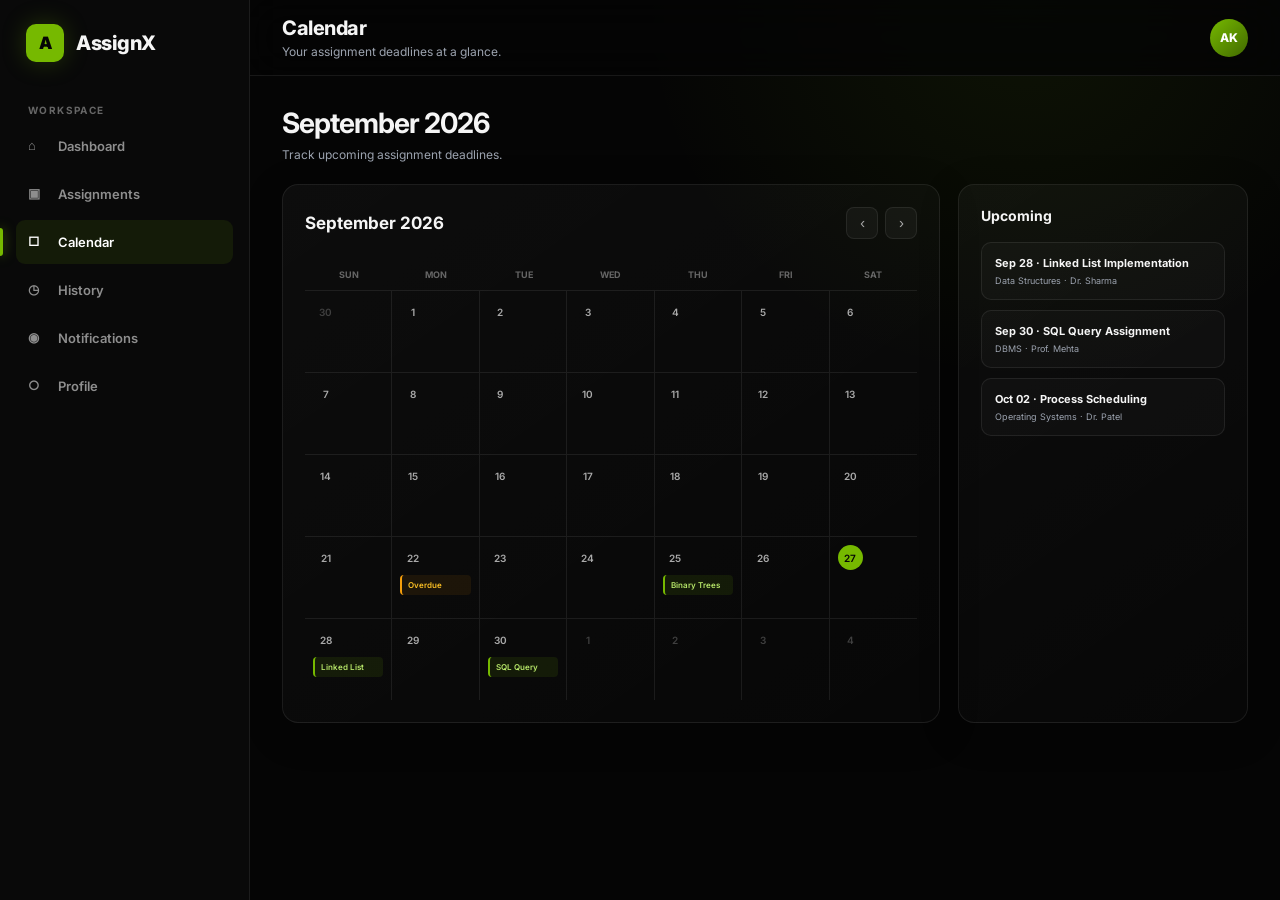
<file: AssignX/calendar.html>
<!DOCTYPE html>
<html lang="en">
<head>
    <meta charset="UTF-8">
    <meta name="viewport" content="width=device-width, initial-scale=1.0">

    <title>Calendar — AssignX</title>

    <link rel="preconnect" href="https://fonts.googleapis.com">
    <link rel="preconnect" href="https://fonts.gstatic.com" crossorigin>

    <link
        href="https://fonts.googleapis.com/css2?family=Inter:wght@400;500;600;700;800&display=swap"
        rel="stylesheet"
    >

    <link rel="stylesheet" href="css/style.css">
    <link rel="stylesheet" href="css/components.css">
    <link rel="stylesheet" href="css/responsive.css">

    <style>
        .calendar-page {
            padding: 30px 32px 50px;
        }

        .calendar-heading {
            margin-bottom: 22px;
        }

        .calendar-heading h1 {
            margin: 0;
            font-size: 28px;
            letter-spacing: -1px;
        }

        .calendar-heading p {
            margin: 7px 0 0;
            color: var(--muted);
            font-size: 12px;
        }

        .calendar-layout {
            display: grid;
            grid-template-columns: minmax(0, 1fr) 290px;
            gap: 18px;
        }

        .calendar-card {
            padding: 22px;
        }

        .calendar-top {
            display: flex;
            justify-content: space-between;
            align-items: center;
            margin-bottom: 20px;
        }

        .calendar-top h2 {
            margin: 0;
            font-size: 17px;
        }

        .month-actions {
            display: flex;
            gap: 7px;
        }

        .month-button {
            width: 32px;
            height: 32px;

            display: grid;
            place-items: center;

            color: #aaa;
            background: rgba(255,255,255,0.04);

            border: 1px solid var(--border);
            border-radius: 8px;
        }

        .calendar-grid {
            display: grid;
            grid-template-columns: repeat(7, 1fr);
        }

        .weekday {
            padding: 10px 5px;

            color: #666;
            font-size: 9px;
            font-weight: 700;
            text-align: center;
            text-transform: uppercase;
        }

        .calendar-day {
            min-height: 82px;
            padding: 8px;

            border-top: 1px solid var(--border);
            border-right: 1px solid var(--border);

            transition: background 0.2s ease;
        }

        .calendar-day:nth-child(7n) {
            border-right: 0;
        }

        .calendar-day:hover {
            background: rgba(118,185,0,0.035);
        }

        .calendar-number {
            display: inline-flex;
            width: 25px;
            height: 25px;

            align-items: center;
            justify-content: center;

            color: #aaa;

            font-size: 10px;
            font-weight: 600;

            border-radius: 50%;
        }

        .today .calendar-number {
            color: #050505;
            background: var(--green);
        }

        .other-month .calendar-number {
            color: #3f3f3f;
        }

        .calendar-event {
            margin-top: 5px;
            padding: 5px 6px;

            color: #b6e568;
            background: rgba(118,185,0,0.1);

            border-left: 2px solid var(--green);
            border-radius: 4px;

            font-size: 8px;
            font-weight: 600;

            overflow: hidden;
            white-space: nowrap;
            text-overflow: ellipsis;
        }

        .event-warning {
            color: #fbbf24;
            background: rgba(245,158,11,0.08);
            border-left-color: #f59e0b;
        }

        .upcoming-card {
            padding: 22px;
        }

        .upcoming-card h3 {
            margin: 0 0 18px;
            font-size: 14px;
        }

        .calendar-event-list {
            display: flex;
            flex-direction: column;
            gap: 10px;
        }

        .calendar-event-item {
            padding: 13px;

            background: rgba(255,255,255,0.025);

            border: 1px solid var(--border);
            border-radius: 10px;
        }

        .calendar-event-item strong {
            display: block;
            font-size: 11px;
        }

        .calendar-event-item span {
            display: block;
            margin-top: 5px;
            color: var(--muted);
            font-size: 9px;
        }

        @media (max-width: 900px) {
            .calendar-layout {
                grid-template-columns: 1fr;
            }
        }

        @media (max-width: 600px) {
            .calendar-page {
                padding: 22px 12px 40px;
            }

            .calendar-day {
                min-height: 60px;
                padding: 4px;
            }

            .calendar-event {
                font-size: 7px;
            }
        }
    </style>
</head>

<body>

<div class="page-shell">

    <aside class="sidebar">

        <a href="dashboard.html" class="sidebar-brand">
            <span class="sidebar-brand-mark">A</span>
            <span class="sidebar-brand-text">AssignX</span>
        </a>

        <div class="sidebar-section-title">Workspace</div>

        <nav class="sidebar-nav">

            <a href="dashboard.html" class="sidebar-link">
                <span class="nav-icon">⌂</span>
                Dashboard
            </a>

            <a href="assignments.html" class="sidebar-link">
                <span class="nav-icon">▣</span>
                Assignments
            </a>

            <a href="calendar.html" class="sidebar-link active">
                <span class="nav-icon">□</span>
                Calendar
            </a>

            <a href="history.html" class="sidebar-link">
                <span class="nav-icon">◷</span>
                History
            </a>

            <a href="notifications.html" class="sidebar-link">
                <span class="nav-icon">◉</span>
                Notifications
            </a>

            <a href="profile.html" class="sidebar-link">
                <span class="nav-icon">○</span>
                Profile
            </a>

        </nav>

    </aside>


    <main class="main-content">

        <header class="top-header">

            <div class="header-left">

                <details class="mobile-nav">
                    <summary class="header-icon-button">☰</summary>

                    <div class="mobile-menu">
                        <a href="dashboard.html">Dashboard</a>
                        <a href="assignments.html">Assignments</a>
                        <a class="active" href="calendar.html">Calendar</a>
                        <a href="history.html">History</a>
                        <a href="notifications.html">Notifications</a>
                        <a href="profile.html">Profile</a>
                    </div>
                </details>

                <div class="header-title">
                    <h1>Calendar</h1>
                    <p>Your assignment deadlines at a glance.</p>
                </div>

            </div>

            <div class="header-actions">
                <div class="avatar">AK</div>
            </div>

        </header>


        <section class="calendar-page">

            <div class="calendar-heading">
                <h1>September 2026</h1>
                <p>Track upcoming assignment deadlines.</p>
            </div>


            <div class="calendar-layout">

                <section class="card calendar-card">

                    <div class="calendar-top">

                        <h2>September 2026</h2>

                        <div class="month-actions">
                            <button class="month-button">‹</button>
                            <button class="month-button">›</button>
                        </div>

                    </div>


                    <div class="calendar-grid">

                        <div class="weekday">Sun</div>
                        <div class="weekday">Mon</div>
                        <div class="weekday">Tue</div>
                        <div class="weekday">Wed</div>
                        <div class="weekday">Thu</div>
                        <div class="weekday">Fri</div>
                        <div class="weekday">Sat</div>


                        <div class="calendar-day other-month">
                            <span class="calendar-number">30</span>
                        </div>

                        <div class="calendar-day">
                            <span class="calendar-number">1</span>
                        </div>

                        <div class="calendar-day">
                            <span class="calendar-number">2</span>
                        </div>

                        <div class="calendar-day">
                            <span class="calendar-number">3</span>
                        </div>

                        <div class="calendar-day">
                            <span class="calendar-number">4</span>
                        </div>

                        <div class="calendar-day">
                            <span class="calendar-number">5</span>
                        </div>

                        <div class="calendar-day">
                            <span class="calendar-number">6</span>
                        </div>


                        <div class="calendar-day">
                            <span class="calendar-number">7</span>
                        </div>

                        <div class="calendar-day">
                            <span class="calendar-number">8</span>
                        </div>

                        <div class="calendar-day">
                            <span class="calendar-number">9</span>
                        </div>

                        <div class="calendar-day">
                            <span class="calendar-number">10</span>
                        </div>

                        <div class="calendar-day">
                            <span class="calendar-number">11</span>
                        </div>

                        <div class="calendar-day">
                            <span class="calendar-number">12</span>
                        </div>

                        <div class="calendar-day">
                            <span class="calendar-number">13</span>
                        </div>


                        <div class="calendar-day">
                            <span class="calendar-number">14</span>
                        </div>

                        <div class="calendar-day">
                            <span class="calendar-number">15</span>
                        </div>

                        <div class="calendar-day">
                            <span class="calendar-number">16</span>
                        </div>

                        <div class="calendar-day">
                            <span class="calendar-number">17</span>
                        </div>

                        <div class="calendar-day">
                            <span class="calendar-number">18</span>
                        </div>

                        <div class="calendar-day">
                            <span class="calendar-number">19</span>
                        </div>

                        <div class="calendar-day">
                            <span class="calendar-number">20</span>
                        </div>


                        <div class="calendar-day">
                            <span class="calendar-number">21</span>
                        </div>

                        <div class="calendar-day">
                            <span class="calendar-number">22</span>

                            <div class="calendar-event event-warning">
                                Overdue
                            </div>
                        </div>

                        <div class="calendar-day">
                            <span class="calendar-number">23</span>
                        </div>

                        <div class="calendar-day">
                            <span class="calendar-number">24</span>
                        </div>

                        <div class="calendar-day">
                            <span class="calendar-number">25</span>

                            <div class="calendar-event">
                                Binary Trees
                            </div>
                        </div>

                        <div class="calendar-day">
                            <span class="calendar-number">26</span>
                        </div>

                        <div class="calendar-day today">
                            <span class="calendar-number">27</span>
                        </div>


                        <div class="calendar-day">
                            <span class="calendar-number">28</span>

                            <div class="calendar-event">
                                Linked List
                            </div>
                        </div>

                        <div class="calendar-day">
                            <span class="calendar-number">29</span>
                        </div>

                        <div class="calendar-day">
                            <span class="calendar-number">30</span>

                            <div class="calendar-event">
                                SQL Query
                            </div>
                        </div>

                        <div class="calendar-day other-month">
                            <span class="calendar-number">1</span>
                        </div>

                        <div class="calendar-day other-month">
                            <span class="calendar-number">2</span>
                        </div>

                        <div class="calendar-day other-month">
                            <span class="calendar-number">3</span>
                        </div>

                        <div class="calendar-day other-month">
                            <span class="calendar-number">4</span>
                        </div>

                    </div>

                </section>


                <aside class="card upcoming-card">

                    <h3>Upcoming</h3>

                    <div class="calendar-event-list">

                        <div class="calendar-event-item">
                            <strong>Sep 28 · Linked List Implementation</strong>
                            <span>Data Structures · Dr. Sharma</span>
                        </div>

                        <div class="calendar-event-item">
                            <strong>Sep 30 · SQL Query Assignment</strong>
                            <span>DBMS · Prof. Mehta</span>
                        </div>

                        <div class="calendar-event-item">
                            <strong>Oct 02 · Process Scheduling</strong>
                            <span>Operating Systems · Dr. Patel</span>
                        </div>

                    </div>

                </aside>

            </div>

        </section>

    </main>

</div>

</body>
</html>
</file>
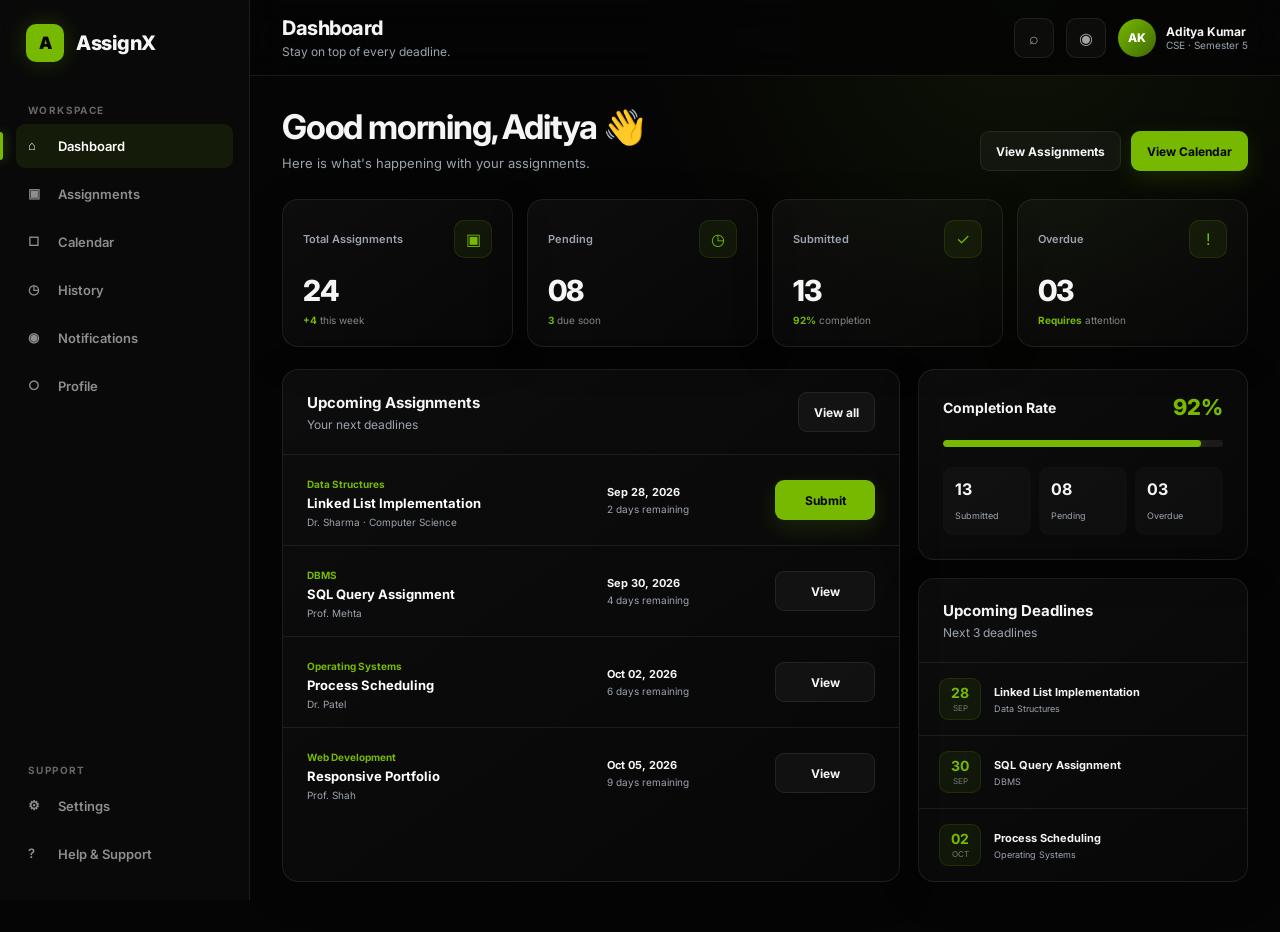
<file: AssignX/dashboard.html>
<!DOCTYPE html>
<html lang="en">
<head>
    <meta charset="UTF-8">
    <meta name="viewport" content="width=device-width, initial-scale=1.0">

    <title>Dashboard — AssignX</title>

    <link rel="preconnect" href="https://fonts.googleapis.com">
    <link rel="preconnect" href="https://fonts.gstatic.com" crossorigin>
    <link
        href="https://fonts.googleapis.com/css2?family=Inter:wght@400;500;600;700;800&display=swap"
        rel="stylesheet"
    >

    <link rel="stylesheet" href="css/style.css">
    <link rel="stylesheet" href="css/components.css">
    <link rel="stylesheet" href="css/dashboard.css">
    <link rel="stylesheet" href="css/responsive.css">
</head>

<body>

<div class="page-shell">

    <aside class="sidebar">

        <a href="dashboard.html" class="sidebar-brand">
            <span class="sidebar-brand-mark">A</span>
            <span class="sidebar-brand-text">AssignX</span>
        </a>

        <div class="sidebar-section-title">Workspace</div>

        <nav class="sidebar-nav">

            <a href="dashboard.html" class="sidebar-link active">
                <span class="nav-icon">⌂</span>
                Dashboard
            </a>

            <a href="assignments.html" class="sidebar-link">
                <span class="nav-icon">▣</span>
                Assignments
            </a>

            <a href="calendar.html" class="sidebar-link">
                <span class="nav-icon">□</span>
                Calendar
            </a>

            <a href="history.html" class="sidebar-link">
                <span class="nav-icon">◷</span>
                History
            </a>

            <a href="notifications.html" class="sidebar-link">
                <span class="nav-icon">◉</span>
                Notifications
            </a>

            <a href="profile.html" class="sidebar-link">
                <span class="nav-icon">○</span>
                Profile
            </a>

        </nav>

        <div class="sidebar-spacer"></div>

        <div class="sidebar-section-title">Support</div>

        <nav class="sidebar-nav">
            <a href="#" class="sidebar-link">
                <span class="nav-icon">⚙</span>
                Settings
            </a>

            <a href="#" class="sidebar-link">
                <span class="nav-icon">?</span>
                Help & Support
            </a>
        </nav>

    </aside>


    <main class="main-content">

        <header class="top-header">

            <div class="header-left">

                <details class="mobile-nav">
                    <summary class="header-icon-button">☰</summary>

                    <div class="mobile-menu">
                        <a class="active" href="dashboard.html">Dashboard</a>
                        <a href="assignments.html">Assignments</a>
                        <a href="calendar.html">Calendar</a>
                        <a href="history.html">History</a>
                        <a href="notifications.html">Notifications</a>
                        <a href="profile.html">Profile</a>
                    </div>
                </details>

                <div class="header-title">
                    <h1>Dashboard</h1>
                    <p>Stay on top of every deadline.</p>
                </div>

            </div>

            <div class="header-actions">

                <a href="assignments.html" class="header-icon-button">
                    ⌕
                </a>

                <a href="notifications.html" class="header-icon-button">
                    ◉
                </a>

                <div class="profile-mini">
                    <div class="avatar">AK</div>

                    <div class="profile-mini-info">
                        <strong>Aditya Kumar</strong>
                        <span>CSE · Semester 5</span>
                    </div>
                </div>

            </div>

        </header>


        <section class="dashboard-page">

            <div class="welcome-section">

                <div>
                    <h1>Good morning, Aditya 👋</h1>
                    <p>Here is what's happening with your assignments.</p>
                </div>

                <div class="welcome-actions">
                    <a href="assignments.html" class="btn btn-secondary">
                        View Assignments
                    </a>

                    <a href="calendar.html" class="btn btn-primary">
                        View Calendar
                    </a>
                </div>

            </div>


            <section class="stats-grid">

                <article class="card stat-card">

                    <div class="stat-top">
                        <span class="stat-label">Total Assignments</span>
                        <div class="stat-icon">▣</div>
                    </div>

                    <div class="stat-value">24</div>

                    <div class="stat-meta">
                        <strong>+4</strong> this week
                    </div>

                </article>


                <article class="card stat-card">

                    <div class="stat-top">
                        <span class="stat-label">Pending</span>
                        <div class="stat-icon">◷</div>
                    </div>

                    <div class="stat-value">08</div>

                    <div class="stat-meta">
                        <strong>3</strong> due soon
                    </div>

                </article>


                <article class="card stat-card">

                    <div class="stat-top">
                        <span class="stat-label">Submitted</span>
                        <div class="stat-icon">✓</div>
                    </div>

                    <div class="stat-value">13</div>

                    <div class="stat-meta">
                        <strong>92%</strong> completion
                    </div>

                </article>


                <article class="card stat-card">

                    <div class="stat-top">
                        <span class="stat-label">Overdue</span>
                        <div class="stat-icon">!</div>
                    </div>

                    <div class="stat-value">03</div>

                    <div class="stat-meta">
                        <strong>Requires</strong> attention
                    </div>

                </article>

            </section>


            <div class="dashboard-grid">

                <section class="card">

                    <div class="card-header">

                        <div>
                            <h2>Upcoming Assignments</h2>
                            <p>Your next deadlines</p>
                        </div>

                        <a href="assignments.html" class="btn btn-secondary">
                            View all
                        </a>

                    </div>


                    <div class="assignment-list">

                        <div class="assignment-row">

                            <div class="assignment-main">
                                <span class="assignment-subject">
                                    Data Structures
                                </span>

                                <h3 class="assignment-name">
                                    Linked List Implementation
                                </h3>

                                <div class="assignment-professor">
                                    Dr. Sharma · Computer Science
                                </div>
                            </div>

                            <div class="assignment-deadline">
                                <strong>Sep 28, 2026</strong>
                                <span>2 days remaining</span>
                            </div>

                            <a href="assignment-details.html" class="btn btn-primary">
                                Submit
                            </a>

                        </div>


                        <div class="assignment-row">

                            <div class="assignment-main">
                                <span class="assignment-subject">
                                    DBMS
                                </span>

                                <h3 class="assignment-name">
                                    SQL Query Assignment
                                </h3>

                                <div class="assignment-professor">
                                    Prof. Mehta
                                </div>
                            </div>

                            <div class="assignment-deadline">
                                <strong>Sep 30, 2026</strong>
                                <span>4 days remaining</span>
                            </div>

                            <a href="assignment-details.html" class="btn btn-secondary">
                                View
                            </a>

                        </div>


                        <div class="assignment-row">

                            <div class="assignment-main">
                                <span class="assignment-subject">
                                    Operating Systems
                                </span>

                                <h3 class="assignment-name">
                                    Process Scheduling
                                </h3>

                                <div class="assignment-professor">
                                    Dr. Patel
                                </div>
                            </div>

                            <div class="assignment-deadline">
                                <strong>Oct 02, 2026</strong>
                                <span>6 days remaining</span>
                            </div>

                            <a href="assignment-details.html" class="btn btn-secondary">
                                View
                            </a>

                        </div>


                        <div class="assignment-row">

                            <div class="assignment-main">
                                <span class="assignment-subject">
                                    Web Development
                                </span>

                                <h3 class="assignment-name">
                                    Responsive Portfolio
                                </h3>

                                <div class="assignment-professor">
                                    Prof. Shah
                                </div>
                            </div>

                            <div class="assignment-deadline">
                                <strong>Oct 05, 2026</strong>
                                <span>9 days remaining</span>
                            </div>

                            <a href="assignment-details.html" class="btn btn-secondary">
                                View
                            </a>

                        </div>

                    </div>

                </section>


                <div>

                    <section class="card progress-section">

                        <div class="progress-header">
                            <h3>Completion Rate</h3>
                            <span class="progress-percent">92%</span>
                        </div>

                        <div class="progress-bar">
                            <div class="progress-fill"></div>
                        </div>

                        <div class="progress-stats">

                            <div class="progress-stat">
                                <strong>13</strong>
                                <span>Submitted</span>
                            </div>

                            <div class="progress-stat">
                                <strong>08</strong>
                                <span>Pending</span>
                            </div>

                            <div class="progress-stat">
                                <strong>03</strong>
                                <span>Overdue</span>
                            </div>

                        </div>

                    </section>


                    <section class="card" style="margin-top:18px;">

                        <div class="card-header">

                            <div>
                                <h2>Upcoming Deadlines</h2>
                                <p>Next 3 deadlines</p>
                            </div>

                        </div>


                        <div class="deadline-list">

                            <div class="deadline-item">

                                <div class="deadline-date">
                                    <strong>28</strong>
                                    <span>Sep</span>
                                </div>

                                <div class="deadline-info">
                                    <strong>Linked List Implementation</strong>
                                    <span>Data Structures</span>
                                </div>

                            </div>


                            <div class="deadline-item">

                                <div class="deadline-date">
                                    <strong>30</strong>
                                    <span>Sep</span>
                                </div>

                                <div class="deadline-info">
                                    <strong>SQL Query Assignment</strong>
                                    <span>DBMS</span>
                                </div>

                            </div>


                            <div class="deadline-item">

                                <div class="deadline-date">
                                    <strong>02</strong>
                                    <span>Oct</span>
                                </div>

                                <div class="deadline-info">
                                    <strong>Process Scheduling</strong>
                                    <span>Operating Systems</span>
                                </div>

                            </div>

                        </div>

                    </section>

                </div>

            </div>

        </section>

    </main>

</div>

</body>
</html>
</file>
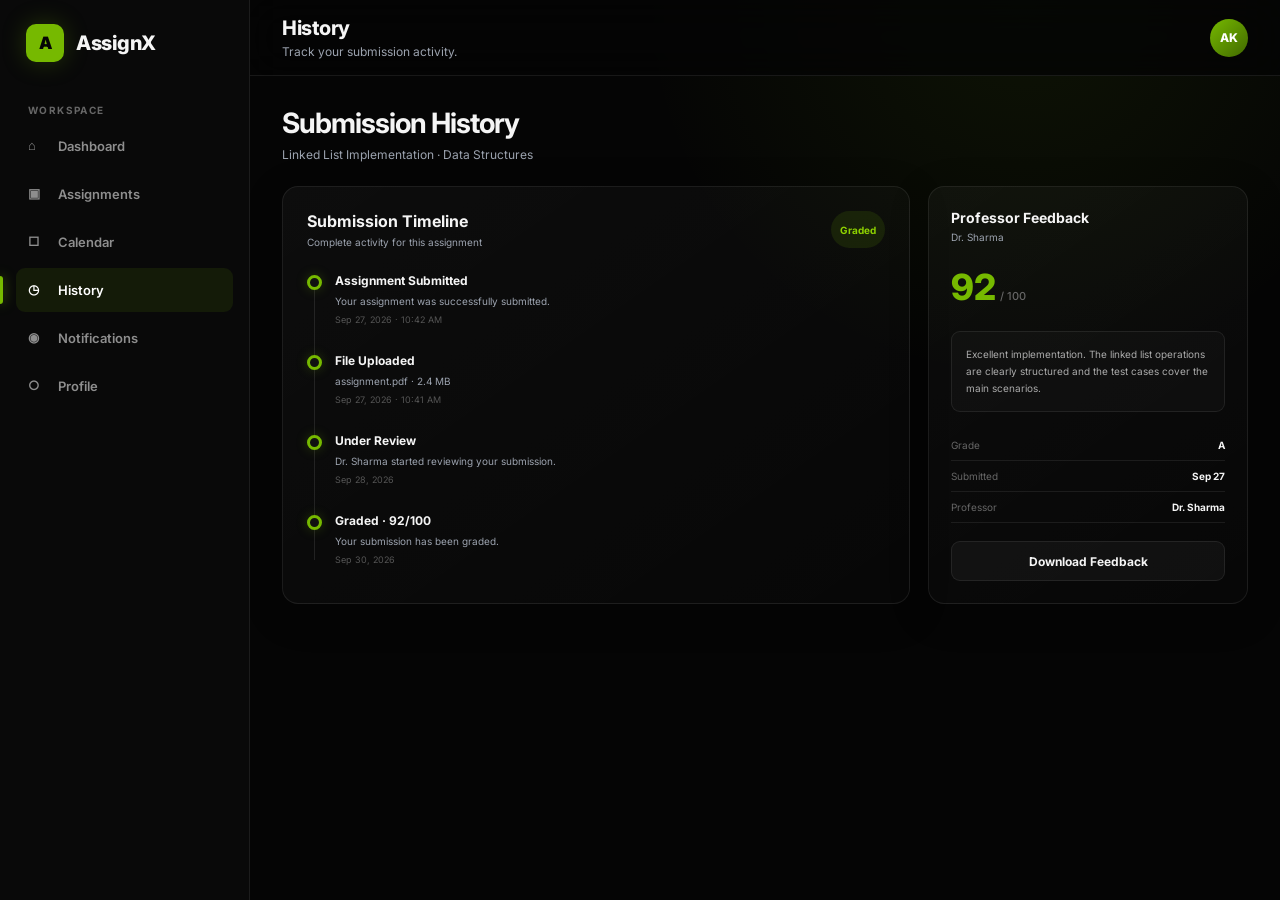
<file: AssignX/history.html>
<!DOCTYPE html>
<html lang="en">
<head>
    <meta charset="UTF-8">
    <meta name="viewport" content="width=device-width, initial-scale=1.0">

    <title>History — AssignX</title>

    <link rel="preconnect" href="https://fonts.googleapis.com">
    <link rel="preconnect" href="https://fonts.gstatic.com" crossorigin>

    <link
        href="https://fonts.googleapis.com/css2?family=Inter:wght@400;500;600;700;800&display=swap"
        rel="stylesheet"
    >

    <link rel="stylesheet" href="css/style.css">
    <link rel="stylesheet" href="css/components.css">
    <link rel="stylesheet" href="css/responsive.css">

    <style>
        .history-page {
            padding: 30px 32px 50px;
            max-width: 1050px;
        }

        .history-heading {
            margin-bottom: 24px;
        }

        .history-heading h1 {
            margin: 0;
            font-size: 28px;
            letter-spacing: -1px;
        }

        .history-heading p {
            margin: 7px 0 0;
            color: var(--muted);
            font-size: 12px;
        }

        .history-layout {
            display: grid;
            grid-template-columns: 1fr 320px;
            gap: 18px;
        }

        .history-card {
            padding: 24px;
        }

        .history-title {
            display: flex;
            justify-content: space-between;
            gap: 15px;
            margin-bottom: 25px;
        }

        .history-title h2 {
            margin: 0;
            font-size: 16px;
        }

        .history-title p {
            margin: 5px 0 0;
            color: var(--muted);
            font-size: 10px;
        }

        .timeline {
            position: relative;
            padding-left: 28px;
        }

        .timeline::before {
            content: "";

            position: absolute;
            left: 7px;
            top: 5px;
            bottom: 5px;

            width: 1px;

            background: rgba(255,255,255,0.1);
        }

        .timeline-item {
            position: relative;
            padding-bottom: 28px;
        }

        .timeline-item:last-child {
            padding-bottom: 0;
        }

        .timeline-dot {
            position: absolute;

            left: -28px;
            top: 2px;

            width: 15px;
            height: 15px;

            background: #111;

            border: 3px solid var(--green);

            border-radius: 50%;

            box-shadow: 0 0 12px rgba(118,185,0,0.25);
        }

        .timeline-item h3 {
            margin: 0;
            font-size: 12px;
        }

        .timeline-item p {
            margin: 5px 0 0;
            color: var(--muted);
            font-size: 10px;
            line-height: 1.6;
        }

        .timeline-date {
            margin-top: 5px;
            color: #555;
            font-size: 9px;
        }

        .feedback-card {
            padding: 22px;
        }

        .feedback-card h3 {
            margin: 0 0 5px;
            font-size: 14px;
        }

        .feedback-professor {
            color: var(--muted);
            font-size: 10px;
        }

        .score {
            display: flex;
            align-items: baseline;
            gap: 4px;

            margin: 22px 0;

            color: var(--green);
            font-size: 36px;
            font-weight: 800;
        }

        .score span {
            color: #666;
            font-size: 11px;
            font-weight: 500;
        }

        .feedback-comment {
            padding: 14px;

            color: #aaa;

            background: rgba(255,255,255,0.025);

            border: 1px solid var(--border);
            border-radius: 9px;

            font-size: 10px;
            line-height: 1.7;
        }

        .feedback-meta {
            margin-top: 18px;
        }

        .feedback-meta div {
            display: flex;
            justify-content: space-between;

            padding: 9px 0;

            border-bottom: 1px solid var(--border);

            font-size: 10px;
        }

        .feedback-meta span {
            color: #666;
        }

        @media (max-width: 850px) {
            .history-layout {
                grid-template-columns: 1fr;
            }
        }

        @media (max-width: 600px) {
            .history-page {
                padding: 22px 16px 40px;
            }
        }
    </style>
</head>

<body>

<div class="page-shell">

    <aside class="sidebar">

        <a href="dashboard.html" class="sidebar-brand">
            <span class="sidebar-brand-mark">A</span>
            <span class="sidebar-brand-text">AssignX</span>
        </a>

        <div class="sidebar-section-title">Workspace</div>

        <nav class="sidebar-nav">

            <a href="dashboard.html" class="sidebar-link">
                <span class="nav-icon">⌂</span>
                Dashboard
            </a>

            <a href="assignments.html" class="sidebar-link">
                <span class="nav-icon">▣</span>
                Assignments
            </a>

            <a href="calendar.html" class="sidebar-link">
                <span class="nav-icon">□</span>
                Calendar
            </a>

            <a href="history.html" class="sidebar-link active">
                <span class="nav-icon">◷</span>
                History
            </a>

            <a href="notifications.html" class="sidebar-link">
                <span class="nav-icon">◉</span>
                Notifications
            </a>

            <a href="profile.html" class="sidebar-link">
                <span class="nav-icon">○</span>
                Profile
            </a>

        </nav>

    </aside>


    <main class="main-content">

        <header class="top-header">

            <div class="header-left">

                <details class="mobile-nav">
                    <summary class="header-icon-button">☰</summary>

                    <div class="mobile-menu">
                        <a href="dashboard.html">Dashboard</a>
                        <a href="assignments.html">Assignments</a>
                        <a href="calendar.html">Calendar</a>
                        <a class="active" href="history.html">History</a>
                        <a href="notifications.html">Notifications</a>
                        <a href="profile.html">Profile</a>
                    </div>
                </details>

                <div class="header-title">
                    <h1>History</h1>
                    <p>Track your submission activity.</p>
                </div>

            </div>

            <div class="header-actions">
                <div class="avatar">AK</div>
            </div>

        </header>


        <section class="history-page">

            <div class="history-heading">
                <h1>Submission History</h1>
                <p>Linked List Implementation · Data Structures</p>
            </div>


            <div class="history-layout">

                <section class="card history-card">

                    <div class="history-title">

                        <div>
                            <h2>Submission Timeline</h2>
                            <p>Complete activity for this assignment</p>
                        </div>

                        <span class="badge badge-graded">
                            Graded
                        </span>

                    </div>


                    <div class="timeline">

                        <div class="timeline-item">

                            <div class="timeline-dot"></div>

                            <h3>Assignment Submitted</h3>

                            <p>
                                Your assignment was successfully submitted.
                            </p>

                            <div class="timeline-date">
                                Sep 27, 2026 · 10:42 AM
                            </div>

                        </div>


                        <div class="timeline-item">

                            <div class="timeline-dot"></div>

                            <h3>File Uploaded</h3>

                            <p>
                                assignment.pdf · 2.4 MB
                            </p>

                            <div class="timeline-date">
                                Sep 27, 2026 · 10:41 AM
                            </div>

                        </div>


                        <div class="timeline-item">

                            <div class="timeline-dot"></div>

                            <h3>Under Review</h3>

                            <p>
                                Dr. Sharma started reviewing your submission.
                            </p>

                            <div class="timeline-date">
                                Sep 28, 2026
                            </div>

                        </div>


                        <div class="timeline-item">

                            <div class="timeline-dot"></div>

                            <h3>Graded · 92/100</h3>

                            <p>
                                Your submission has been graded.
                            </p>

                            <div class="timeline-date">
                                Sep 30, 2026
                            </div>

                        </div>

                    </div>

                </section>


                <aside class="card feedback-card">

                    <h3>Professor Feedback</h3>

                    <div class="feedback-professor">
                        Dr. Sharma
                    </div>

                    <div class="score">
                        92
                        <span>/ 100</span>
                    </div>

                    <div class="feedback-comment">
                        Excellent implementation. The linked list
                        operations are clearly structured and the
                        test cases cover the main scenarios.
                    </div>

                    <div class="feedback-meta">

                        <div>
                            <span>Grade</span>
                            <strong>A</strong>
                        </div>

                        <div>
                            <span>Submitted</span>
                            <strong>Sep 27</strong>
                        </div>

                        <div>
                            <span>Professor</span>
                            <strong>Dr. Sharma</strong>
                        </div>

                    </div>

                    <button class="btn btn-secondary" style="width:100%; margin-top:18px;">
                        Download Feedback
                    </button>

                </aside>

            </div>

        </section>

    </main>

</div>

</body>
</html>
</file>
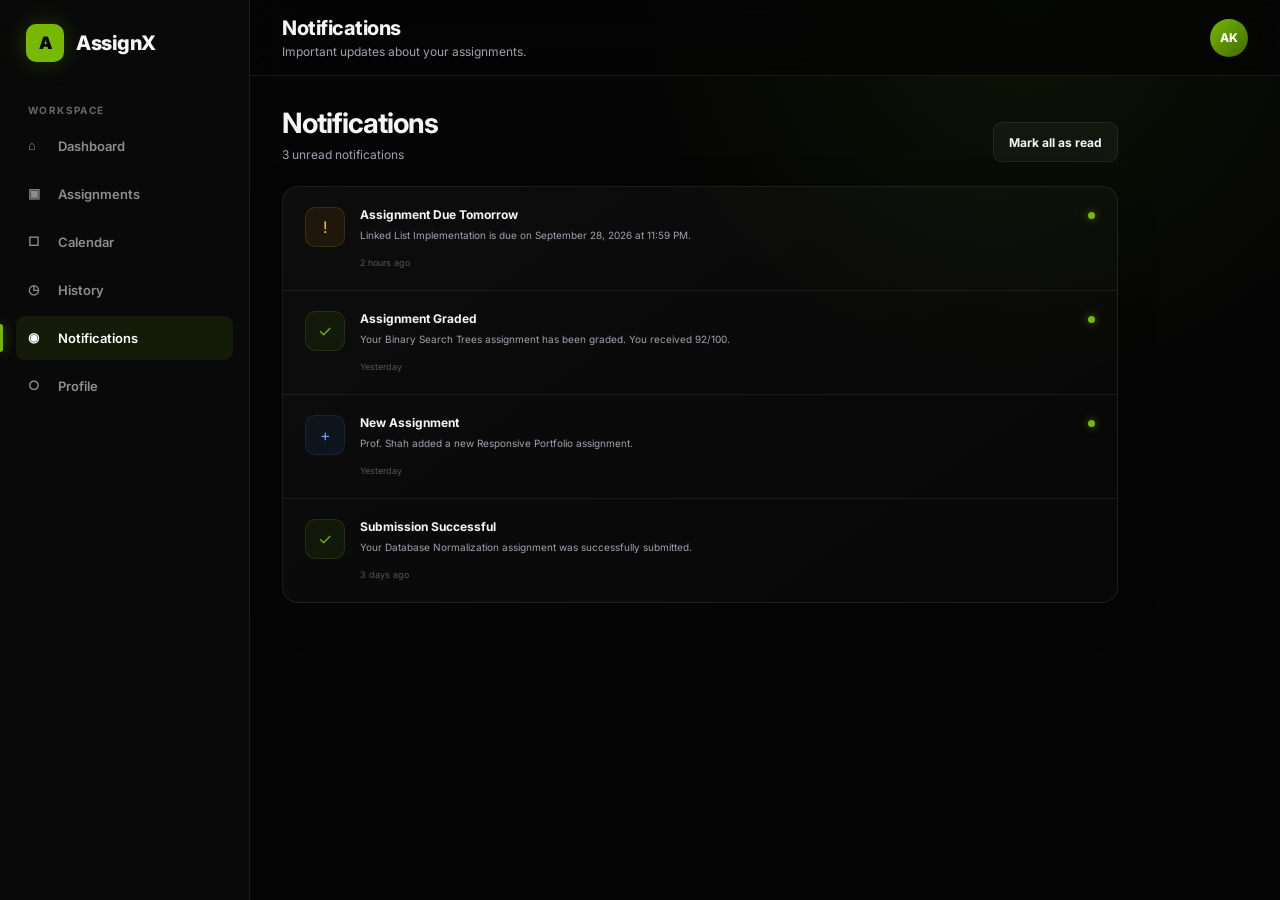
<file: AssignX/notifications.html>
<!DOCTYPE html>
<html lang="en">
<head>
    <meta charset="UTF-8">
    <meta name="viewport" content="width=device-width, initial-scale=1.0">

    <title>Notifications — AssignX</title>

    <link rel="preconnect" href="https://fonts.googleapis.com">
    <link rel="preconnect" href="https://fonts.gstatic.com" crossorigin>

    <link
        href="https://fonts.googleapis.com/css2?family=Inter:wght@400;500;600;700;800&display=swap"
        rel="stylesheet"
    >

    <link rel="stylesheet" href="css/style.css">
    <link rel="stylesheet" href="css/components.css">
    <link rel="stylesheet" href="css/responsive.css">

    <style>
        .notifications-page {
            padding: 30px 32px 50px;
            max-width: 900px;
        }

        .notifications-heading {
            display: flex;
            justify-content: space-between;
            align-items: flex-end;
            margin-bottom: 24px;
        }

        .notifications-heading h1 {
            margin: 0;
            font-size: 28px;
            letter-spacing: -1px;
        }

        .notifications-heading p {
            margin: 7px 0 0;
            color: var(--muted);
            font-size: 12px;
        }

        .notification-list {
            display: flex;
            flex-direction: column;
        }

        .notification {
            display: flex;
            gap: 15px;

            padding: 20px 22px;

            border-bottom: 1px solid var(--border);

            transition: background 0.2s ease;
        }

        .notification:last-child {
            border-bottom: 0;
        }

        .notification:hover {
            background: rgba(118,185,0,0.025);
        }

        .notification-icon {
            width: 40px;
            height: 40px;
            flex-shrink: 0;

            display: grid;
            place-items: center;

            color: var(--green);

            background: rgba(118,185,0,0.08);
            border: 1px solid rgba(118,185,0,0.15);

            border-radius: 10px;
        }

        .notification-icon.warning {
            color: #fbbf24;
            background: rgba(245,158,11,0.08);
            border-color: rgba(245,158,11,0.15);
        }

        .notification-icon.blue {
            color: #60a5fa;
            background: rgba(59,130,246,0.08);
            border-color: rgba(59,130,246,0.15);
        }

        .notification-content {
            flex: 1;
        }

        .notification-content h3 {
            margin: 0;
            font-size: 12px;
        }

        .notification-content p {
            margin: 5px 0 7px;

            color: var(--muted);

            font-size: 10px;
            line-height: 1.6;
        }

        .notification-time {
            color: #555;
            font-size: 9px;
        }

        .unread-dot {
            width: 7px;
            height: 7px;

            margin-top: 5px;

            background: var(--green);

            border-radius: 50%;

            box-shadow: 0 0 8px rgba(118,185,0,0.6);
        }

        @media (max-width: 600px) {
            .notifications-page {
                padding: 22px 16px 40px;
            }

            .notifications-heading {
                align-items: flex-start;
                flex-direction: column;
                gap: 12px;
            }
        }
    </style>
</head>

<body>

<div class="page-shell">

    <aside class="sidebar">

        <a href="dashboard.html" class="sidebar-brand">
            <span class="sidebar-brand-mark">A</span>
            <span class="sidebar-brand-text">AssignX</span>
        </a>

        <div class="sidebar-section-title">Workspace</div>

        <nav class="sidebar-nav">

            <a href="dashboard.html" class="sidebar-link">
                <span class="nav-icon">⌂</span>
                Dashboard
            </a>

            <a href="assignments.html" class="sidebar-link">
                <span class="nav-icon">▣</span>
                Assignments
            </a>

            <a href="calendar.html" class="sidebar-link">
                <span class="nav-icon">□</span>
                Calendar
            </a>

            <a href="history.html" class="sidebar-link">
                <span class="nav-icon">◷</span>
                History
            </a>

            <a href="notifications.html" class="sidebar-link active">
                <span class="nav-icon">◉</span>
                Notifications
            </a>

            <a href="profile.html" class="sidebar-link">
                <span class="nav-icon">○</span>
                Profile
            </a>

        </nav>

    </aside>


    <main class="main-content">

        <header class="top-header">

            <div class="header-left">

                <details class="mobile-nav">
                    <summary class="header-icon-button">☰</summary>

                    <div class="mobile-menu">
                        <a href="dashboard.html">Dashboard</a>
                        <a href="assignments.html">Assignments</a>
                        <a href="calendar.html">Calendar</a>
                        <a href="history.html">History</a>
                        <a class="active" href="notifications.html">Notifications</a>
                        <a href="profile.html">Profile</a>
                    </div>
                </details>

                <div class="header-title">
                    <h1>Notifications</h1>
                    <p>Important updates about your assignments.</p>
                </div>

            </div>

            <div class="header-actions">
                <div class="avatar">AK</div>
            </div>

        </header>


        <section class="notifications-page">

            <div class="notifications-heading">

                <div>
                    <h1>Notifications</h1>
                    <p>3 unread notifications</p>
                </div>

                <button class="btn btn-secondary">
                    Mark all as read
                </button>

            </div>


            <section class="card">

                <div class="notification-list">

                    <article class="notification">

                        <div class="notification-icon warning">
                            !
                        </div>

                        <div class="notification-content">

                            <h3>Assignment Due Tomorrow</h3>

                            <p>
                                Linked List Implementation is due on
                                September 28, 2026 at 11:59 PM.
                            </p>

                            <span class="notification-time">
                                2 hours ago
                            </span>

                        </div>

                        <div class="unread-dot"></div>

                    </article>


                    <article class="notification">

                        <div class="notification-icon">
                            ✓
                        </div>

                        <div class="notification-content">

                            <h3>Assignment Graded</h3>

                            <p>
                                Your Binary Search Trees assignment
                                has been graded. You received 92/100.
                            </p>

                            <span class="notification-time">
                                Yesterday
                            </span>

                        </div>

                        <div class="unread-dot"></div>

                    </article>


                    <article class="notification">

                        <div class="notification-icon blue">
                            +
                        </div>

                        <div class="notification-content">

                            <h3>New Assignment</h3>

                            <p>
                                Prof. Shah added a new Responsive
                                Portfolio assignment.
                            </p>

                            <span class="notification-time">
                                Yesterday
                            </span>

                        </div>

                        <div class="unread-dot"></div>

                    </article>


                    <article class="notification">

                        <div class="notification-icon">
                            ✓
                        </div>

                        <div class="notification-content">

                            <h3>Submission Successful</h3>

                            <p>
                                Your Database Normalization assignment
                                was successfully submitted.
                            </p>

                            <span class="notification-time">
                                3 days ago
                            </span>

                        </div>

                    </article>

                </div>

            </section>

        </section>

    </main>

</div>

</body>
</html>
</file>
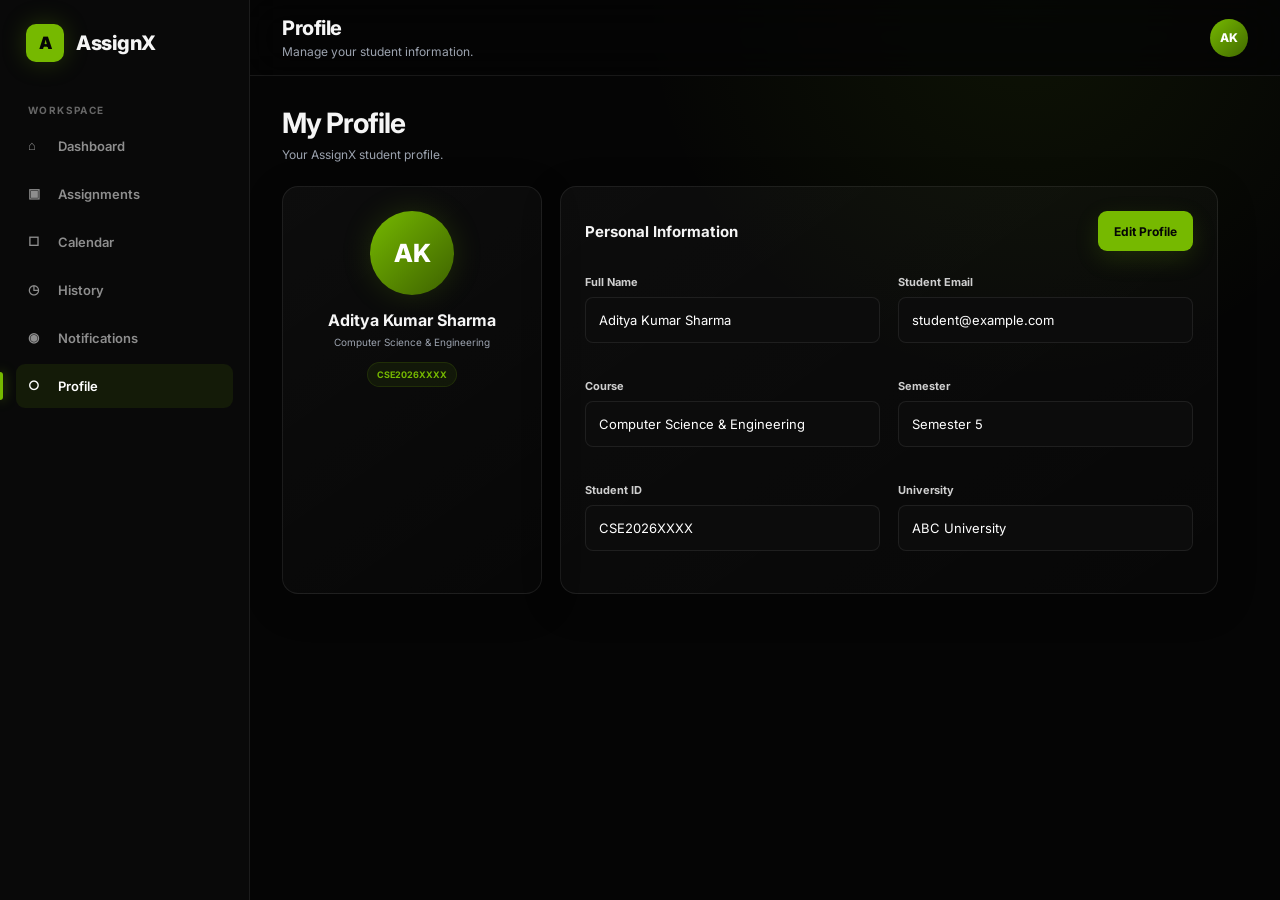
<file: AssignX/profile.html>
<!DOCTYPE html>
<html lang="en">
<head>
    <meta charset="UTF-8">
    <meta name="viewport" content="width=device-width, initial-scale=1.0">

    <title>Profile — AssignX</title>

    <link rel="preconnect" href="https://fonts.googleapis.com">
    <link rel="preconnect" href="https://fonts.gstatic.com" crossorigin>

    <link
        href="https://fonts.googleapis.com/css2?family=Inter:wght@400;500;600;700;800&display=swap"
        rel="stylesheet"
    >

    <link rel="stylesheet" href="css/style.css">
    <link rel="stylesheet" href="css/components.css">
    <link rel="stylesheet" href="css/responsive.css">

    <style>
        .profile-page {
            padding: 30px 32px 50px;
            max-width: 1000px;
        }

        .profile-heading {
            margin-bottom: 24px;
        }

        .profile-heading h1 {
            margin: 0;
            font-size: 28px;
            letter-spacing: -1px;
        }

        .profile-heading p {
            margin: 7px 0 0;
            color: var(--muted);
            font-size: 12px;
        }

        .profile-layout {
            display: grid;
            grid-template-columns: 260px minmax(0, 1fr);
            gap: 18px;
        }

        .profile-card {
            padding: 24px;
        }

        .profile-summary {
            text-align: center;
        }

        .large-avatar {
            width: 84px;
            height: 84px;

            display: grid;
            place-items: center;

            margin: 0 auto 15px;

            color: white;

            background:
                linear-gradient(
                    135deg,
                    #76b900,
                    #3d6100
                );

            border-radius: 50%;

            font-size: 25px;
            font-weight: 800;

            box-shadow:
                0 0 30px rgba(118,185,0,0.18);
        }

        .profile-summary h2 {
            margin: 0;
            font-size: 16px;
        }

        .profile-summary p {
            margin: 6px 0 0;
            color: var(--muted);
            font-size: 10px;
        }

        .student-id {
            display: inline-block;

            margin-top: 14px;
            padding: 6px 9px;

            color: var(--green);

            background: rgba(118,185,0,0.08);

            border: 1px solid rgba(118,185,0,0.14);
            border-radius: 99px;

            font-size: 9px;
            font-weight: 700;
        }

        .profile-info {
            padding: 24px;
        }

        .profile-info-header {
            display: flex;
            align-items: center;
            justify-content: space-between;

            margin-bottom: 24px;
        }

        .profile-info-header h2 {
            margin: 0;
            font-size: 15px;
        }

        .profile-fields {
            display: grid;
            grid-template-columns: repeat(2, 1fr);
            gap: 18px;
        }

        .readonly-input {
            color: #aaa;
            background: rgba(255,255,255,0.025);
        }

        @media (max-width: 750px) {
            .profile-layout {
                grid-template-columns: 1fr;
            }
        }

        @media (max-width: 550px) {
            .profile-page {
                padding: 22px 16px 40px;
            }

            .profile-fields {
                grid-template-columns: 1fr;
            }
        }
    </style>
</head>

<body>

<div class="page-shell">

    <aside class="sidebar">

        <a href="dashboard.html" class="sidebar-brand">
            <span class="sidebar-brand-mark">A</span>
            <span class="sidebar-brand-text">AssignX</span>
        </a>

        <div class="sidebar-section-title">Workspace</div>

        <nav class="sidebar-nav">

            <a href="dashboard.html" class="sidebar-link">
                <span class="nav-icon">⌂</span>
                Dashboard
            </a>

            <a href="assignments.html" class="sidebar-link">
                <span class="nav-icon">▣</span>
                Assignments
            </a>

            <a href="calendar.html" class="sidebar-link">
                <span class="nav-icon">□</span>
                Calendar
            </a>

            <a href="history.html" class="sidebar-link">
                <span class="nav-icon">◷</span>
                History
            </a>

            <a href="notifications.html" class="sidebar-link">
                <span class="nav-icon">◉</span>
                Notifications
            </a>

            <a href="profile.html" class="sidebar-link active">
                <span class="nav-icon">○</span>
                Profile
            </a>

        </nav>

    </aside>


    <main class="main-content">

        <header class="top-header">

            <div class="header-left">

                <details class="mobile-nav">
                    <summary class="header-icon-button">☰</summary>

                    <div class="mobile-menu">
                        <a href="dashboard.html">Dashboard</a>
                        <a href="assignments.html">Assignments</a>
                        <a href="calendar.html">Calendar</a>
                        <a href="history.html">History</a>
                        <a href="notifications.html">Notifications</a>
                        <a class="active" href="profile.html">Profile</a>
                    </div>
                </details>

                <div class="header-title">
                    <h1>Profile</h1>
                    <p>Manage your student information.</p>
                </div>

            </div>

            <div class="header-actions">
                <div class="avatar">AK</div>
            </div>

        </header>


        <section class="profile-page">

            <div class="profile-heading">
                <h1>My Profile</h1>
                <p>Your AssignX student profile.</p>
            </div>


            <div class="profile-layout">

                <section class="card profile-card profile-summary">

                    <div class="large-avatar">
                        AK
                    </div>

                    <h2>Aditya Kumar Sharma</h2>

                    <p>
                        Computer Science & Engineering
                    </p>

                    <span class="student-id">
                        CSE2026XXXX
                    </span>

                </section>


                <section class="card profile-info">

                    <div class="profile-info-header">

                        <h2>Personal Information</h2>

                        <button class="btn btn-primary">
                            Edit Profile
                        </button>

                    </div>


                    <div class="profile-fields">

                        <div class="form-group">

                            <label for="name">
                                Full Name
                            </label>

                            <input
                                id="name"
                                class="input readonly-input"
                                type="text"
                                value="Aditya Kumar Sharma"
                                readonly
                            >

                        </div>


                        <div class="form-group">

                            <label for="email">
                                Student Email
                            </label>

                            <input
                                id="email"
                                class="input readonly-input"
                                type="email"
                                value="student@example.com"
                                readonly
                            >

                        </div>


                        <div class="form-group">

                            <label for="course">
                                Course
                            </label>

                            <input
                                id="course"
                                class="input readonly-input"
                                type="text"
                                value="Computer Science & Engineering"
                                readonly
                            >

                        </div>


                        <div class="form-group">

                            <label for="semester">
                                Semester
                            </label>

                            <input
                                id="semester"
                                class="input readonly-input"
                                type="text"
                                value="Semester 5"
                                readonly
                            >

                        </div>


                        <div class="form-group">

                            <label for="student-id">
                                Student ID
                            </label>

                            <input
                                id="student-id"
                                class="input readonly-input"
                                type="text"
                                value="CSE2026XXXX"
                                readonly
                            >

                        </div>


                        <div class="form-group">

                            <label for="university">
                                University
                            </label>

                            <input
                                id="university"
                                class="input readonly-input"
                                type="text"
                                value="ABC University"
                                readonly
                            >

                        </div>

                    </div>

                </section>

            </div>

        </section>

    </main>

</div>

</body>
</html>
</file>
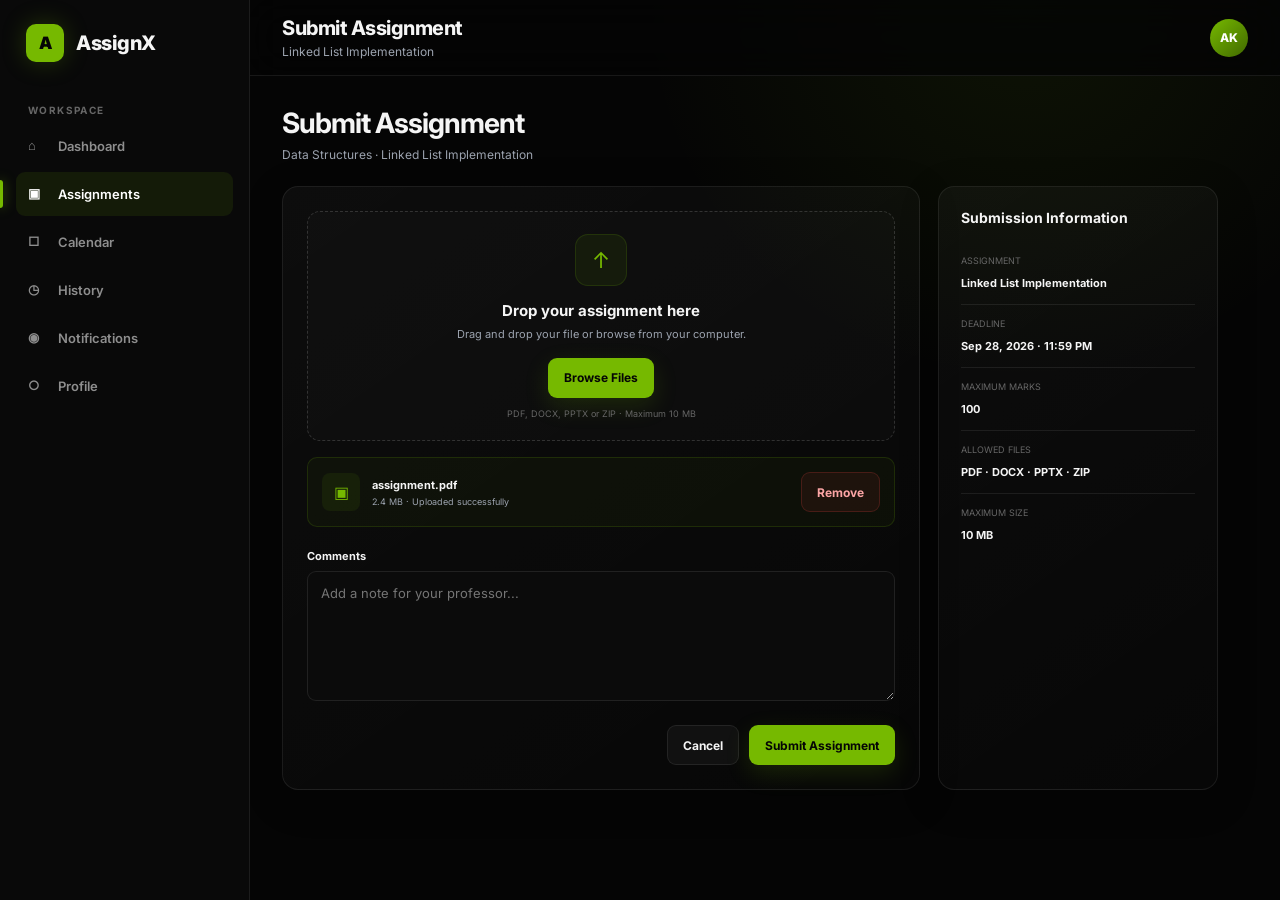
<file: AssignX/submit.html>
<!DOCTYPE html>
<html lang="en">
<head>
    <meta charset="UTF-8">
    <meta name="viewport" content="width=device-width, initial-scale=1.0">

    <title>Submit Assignment — AssignX</title>

    <link rel="preconnect" href="https://fonts.googleapis.com">
    <link rel="preconnect" href="https://fonts.gstatic.com" crossorigin>

    <link
        href="https://fonts.googleapis.com/css2?family=Inter:wght@400;500;600;700;800&display=swap"
        rel="stylesheet"
    >

    <link rel="stylesheet" href="css/style.css">
    <link rel="stylesheet" href="css/components.css">
    <link rel="stylesheet" href="css/responsive.css">

    <style>
        .submit-page {
            padding: 30px 32px 50px;
            max-width: 1000px;
        }

        .submit-heading {
            margin-bottom: 24px;
        }

        .submit-heading h1 {
            margin: 0;
            font-size: 28px;
            letter-spacing: -1px;
        }

        .submit-heading p {
            margin: 7px 0 0;
            color: var(--muted);
            font-size: 12px;
        }

        .submit-layout {
            display: grid;
            grid-template-columns: minmax(0, 1fr) 280px;
            gap: 18px;
        }

        .submit-main {
            padding: 24px;
        }

        .upload-area {
            min-height: 230px;

            display: flex;
            flex-direction: column;
            align-items: center;
            justify-content: center;

            text-align: center;

            border: 1px dashed rgba(255,255,255,0.15);
            border-radius: 13px;

            background: rgba(255,255,255,0.015);

            transition: all 0.2s ease;
        }

        .upload-area:hover {
            border-color: var(--green);
            background: rgba(118,185,0,0.025);
            box-shadow: inset 0 0 30px rgba(118,185,0,0.025);
        }

        .upload-icon {
            width: 52px;
            height: 52px;

            display: grid;
            place-items: center;

            margin-bottom: 15px;

            color: var(--green);
            background: rgba(118,185,0,0.08);
            border: 1px solid rgba(118,185,0,0.15);
            border-radius: 13px;

            font-size: 22px;
        }

        .upload-area h3 {
            margin: 0 0 7px;
            font-size: 15px;
        }

        .upload-area p {
            margin: 0 0 17px;
            color: var(--muted);
            font-size: 11px;
        }

        .upload-area small {
            display: block;
            margin-top: 10px;
            color: #666;
            font-size: 9px;
        }

        .file-preview {
            display: flex;
            align-items: center;
            justify-content: space-between;

            gap: 15px;

            margin-top: 16px;
            padding: 14px;

            background: rgba(118,185,0,0.045);

            border: 1px solid rgba(118,185,0,0.16);
            border-radius: 10px;
        }

        .file-info {
            display: flex;
            align-items: center;
            gap: 12px;
        }

        .file-icon {
            width: 38px;
            height: 38px;

            display: grid;
            place-items: center;

            color: var(--green);

            background: rgba(118,185,0,0.08);
            border-radius: 8px;
        }

        .file-info strong {
            display: block;
            font-size: 11px;
        }

        .file-info span {
            display: block;
            margin-top: 4px;
            color: var(--muted);
            font-size: 9px;
        }

        .comment-section {
            margin-top: 22px;
        }

        .comment-section label {
            display: block;
            margin-bottom: 8px;
            font-size: 11px;
            font-weight: 700;
        }

        .submit-footer {
            display: flex;
            justify-content: flex-end;
            gap: 10px;
            margin-top: 20px;
        }

        .info-card {
            padding: 22px;
        }

        .info-card h3 {
            margin: 0 0 16px;
            font-size: 14px;
        }

        .info-item {
            padding: 13px 0;
            border-bottom: 1px solid var(--border);
        }

        .info-item:last-child {
            border-bottom: 0;
        }

        .info-item span {
            display: block;
            margin-bottom: 5px;
            color: #666;
            font-size: 9px;
            text-transform: uppercase;
        }

        .info-item strong {
            font-size: 11px;
        }

        @media (max-width: 800px) {
            .submit-page {
                padding: 22px 16px 40px;
            }

            .submit-layout {
                grid-template-columns: 1fr;
            }
        }
    </style>
</head>

<body>

<div class="page-shell">

    <aside class="sidebar">

        <a href="dashboard.html" class="sidebar-brand">
            <span class="sidebar-brand-mark">A</span>
            <span class="sidebar-brand-text">AssignX</span>
        </a>

        <div class="sidebar-section-title">Workspace</div>

        <nav class="sidebar-nav">

            <a href="dashboard.html" class="sidebar-link">
                <span class="nav-icon">⌂</span>
                Dashboard
            </a>

            <a href="assignments.html" class="sidebar-link active">
                <span class="nav-icon">▣</span>
                Assignments
            </a>

            <a href="calendar.html" class="sidebar-link">
                <span class="nav-icon">□</span>
                Calendar
            </a>

            <a href="history.html" class="sidebar-link">
                <span class="nav-icon">◷</span>
                History
            </a>

            <a href="notifications.html" class="sidebar-link">
                <span class="nav-icon">◉</span>
                Notifications
            </a>

            <a href="profile.html" class="sidebar-link">
                <span class="nav-icon">○</span>
                Profile
            </a>

        </nav>

    </aside>


    <main class="main-content">

        <header class="top-header">

            <div class="header-left">

                <details class="mobile-nav">
                    <summary class="header-icon-button">☰</summary>

                    <div class="mobile-menu">
                        <a href="dashboard.html">Dashboard</a>
                        <a class="active" href="assignments.html">Assignments</a>
                        <a href="calendar.html">Calendar</a>
                        <a href="history.html">History</a>
                        <a href="notifications.html">Notifications</a>
                        <a href="profile.html">Profile</a>
                    </div>
                </details>

                <div class="header-title">
                    <h1>Submit Assignment</h1>
                    <p>Linked List Implementation</p>
                </div>

            </div>

            <div class="header-actions">
                <div class="avatar">AK</div>
            </div>

        </header>


        <section class="submit-page">

            <div class="submit-heading">
                <h1>Submit Assignment</h1>
                <p>Data Structures · Linked List Implementation</p>
            </div>


            <div class="submit-layout">

                <section class="card submit-main">

                    <div class="upload-area">

                        <div class="upload-icon">↑</div>

                        <h3>Drop your assignment here</h3>

                        <p>
                            Drag and drop your file or browse from your computer.
                        </p>

                        <label class="btn btn-primary">
                            Browse Files
                            <input
                                type="file"
                                hidden
                                accept=".pdf,.docx,.pptx,.zip"
                            >
                        </label>

                        <small>
                            PDF, DOCX, PPTX or ZIP · Maximum 10 MB
                        </small>

                    </div>


                    <div class="file-preview">

                        <div class="file-info">

                            <div class="file-icon">
                                ▣
                            </div>

                            <div>
                                <strong>assignment.pdf</strong>
                                <span>2.4 MB · Uploaded successfully</span>
                            </div>

                        </div>

                        <button class="btn btn-danger">
                            Remove
                        </button>

                    </div>


                    <div class="comment-section">

                        <label for="comments">
                            Comments
                        </label>

                        <textarea
                            id="comments"
                            class="textarea"
                            placeholder="Add a note for your professor..."
                        ></textarea>

                    </div>


                    <div class="submit-footer">

                        <a
                            href="assignment-details.html"
                            class="btn btn-secondary"
                        >
                            Cancel
                        </a>

                        <a
                            href="#success"
                            class="btn btn-primary"
                        >
                            Submit Assignment
                        </a>

                    </div>

                </section>


                <aside class="card info-card">

                    <h3>Submission Information</h3>

                    <div class="info-item">
                        <span>Assignment</span>
                        <strong>Linked List Implementation</strong>
                    </div>

                    <div class="info-item">
                        <span>Deadline</span>
                        <strong>Sep 28, 2026 · 11:59 PM</strong>
                    </div>

                    <div class="info-item">
                        <span>Maximum Marks</span>
                        <strong>100</strong>
                    </div>

                    <div class="info-item">
                        <span>Allowed Files</span>
                        <strong>PDF · DOCX · PPTX · ZIP</strong>
                    </div>

                    <div class="info-item">
                        <span>Maximum Size</span>
                        <strong>10 MB</strong>
                    </div>

                </aside>

            </div>

        </section>

    </main>

</div>

</body>
</html>
</file>
<file: AssignX/css/style.css>
:root {

    --black: #050505;
    --dark: #0a0a0a;

    --surface: #111111;
    --surface-light: #171717;

    --green: #76b900;
    --green-light: #8ed100;
    --green-dark: #4f7d00;

    --white: #ffffff;
    --text: #f5f5f5;
    --muted: #9ca3af;

    --border: rgba(255, 255, 255, 0.08);

    --warning: #f59e0b;
    --danger: #ef4444;
    --info: #3b82f6;

    --radius-small: 8px;
    --radius: 12px;
    --radius-large: 16px;
}


* {
    margin: 0;
    padding: 0;
    box-sizing: border-box;
}


html {
    scroll-behavior: smooth;
}


body {

    min-height: 100vh;

    background:
        radial-gradient(
            circle at 80% 10%,
            rgba(118, 185, 0, 0.12),
            transparent 35%
        ),

        radial-gradient(
            circle at 20% 90%,
            rgba(118, 185, 0, 0.05),
            transparent 30%
        ),

        linear-gradient(
            rgba(255, 255, 255, 0.018) 1px,
            transparent 1px
        ),

        linear-gradient(
            90deg,
            rgba(255, 255, 255, 0.018) 1px,
            transparent 1px
        ),

        var(--black);

    background-size:
        auto,
        auto,
        40px 40px,
        40px 40px;

    color: var(--text);

    font-family:
        "Inter",
        -apple-system,
        BlinkMacSystemFont,
        "Segoe UI",
        sans-serif;
}


a {
    color: inherit;
    text-decoration: none;
}


button,
input {
    font-family: inherit;
}


button {
    cursor: pointer;
}


input:focus-visible,
button:focus-visible,
a:focus-visible {
    outline: 2px solid var(--green);
    outline-offset: 3px;
}


/* =========================
   LOGIN PAGE
========================= */

.login-page {

    min-height: 100vh;

    display: grid;

    grid-template-columns:
        1.1fr
        0.9fr;
}


/* =========================
   HERO
========================= */

.login-hero {

    min-height: 100vh;

    padding:
        70px
        8vw;

    display: flex;

    flex-direction: column;

    justify-content: center;

    border-right:
        1px solid var(--border);

    position: relative;

    overflow: hidden;
}


.login-hero::before {

    content: "";

    position: absolute;

    width: 500px;
    height: 500px;

    right: -150px;
    bottom: -180px;

    background:
        radial-gradient(
            circle,
            rgba(118, 185, 0, 0.15),
            transparent 70%
        );

    filter: blur(20px);

    pointer-events: none;
}


.login-hero::after {

    content: "";

    position: absolute;

    width: 350px;
    height: 350px;

    left: -150px;
    top: -100px;

    background:
        radial-gradient(
            circle,
            rgba(118, 185, 0, 0.08),
            transparent 70%
        );

    filter: blur(30px);

    pointer-events: none;
}


/* =========================
   BRAND
========================= */

.brand {

    position: absolute;

    top: 35px;
    left: 50px;

    display: flex;

    align-items: center;

    gap: 10px;

    font-size: 21px;

    font-weight: 800;

    letter-spacing: -0.04em;
}


.brand-icon {

    width: 28px;
    height: 28px;

    display: grid;

    place-items: center;

    background: var(--green);

    color: #091000;

    font-size: 13px;

    clip-path:
        polygon(
            50% 0%,
            100% 25%,
            100% 75%,
            50% 100%,
            0% 75%,
            0% 25%
        );
}


/* =========================
   HERO CONTENT
========================= */

.hero-content {

    position: relative;

    z-index: 2;

    max-width: 650px;
}


.eyebrow {

    display: inline-block;

    color: var(--green);

    font-size: 11px;

    font-weight: 800;

    letter-spacing: 0.14em;

    text-transform: uppercase;
}


.hero-content h1 {

    margin-top: 18px;

    font-size: clamp(
        45px,
        5vw,
        76px
    );

    line-height: 1.02;

    letter-spacing: -0.055em;

    font-weight: 800;
}


.hero-content h1 span {

    display: block;

    color: var(--green);
}


.hero-tagline {

    margin-top: 24px;

    font-size: 23px;

    font-weight: 600;

    color: #d0d0d0;
}


.hero-description {

    max-width: 570px;

    margin-top: 16px;

    color: var(--muted);

    font-size: 15px;

    line-height: 1.8;
}


/* =========================
   HERO STATS
========================= */

.hero-stats {

    display: flex;

    gap: 45px;

    margin-top: 45px;
}


.hero-stats div {

    display: flex;

    flex-direction: column;

    gap: 4px;
}


.hero-stats strong {

    font-size: 25px;

    color: var(--white);
}


.hero-stats span {

    font-size: 11px;

    color: var(--muted);

    text-transform: uppercase;

    letter-spacing: 0.08em;
}


/* =========================
   LOGIN SECTION
========================= */

.login-section {

    min-height: 100vh;

    display: grid;

    place-items: center;

    padding: 40px;
}


.login-card {

    width: min(
        430px,
        100%
    );

    padding: 35px;

    background:
        linear-gradient(
            145deg,
            rgba(23, 23, 23, 0.96),
            rgba(10, 10, 10, 0.96)
        );

    border:
        1px solid var(--border);

    border-radius:
        var(--radius-large);

    box-shadow:
        0 30px 100px rgba(0, 0, 0, 0.4);
}


.login-card h2 {

    margin-top: 8px;

    font-size: 29px;

    letter-spacing: -0.04em;
}


.login-description {

    margin-top: 8px;

    margin-bottom: 28px;

    color: var(--muted);

    font-size: 13px;
}


/* =========================
   FORM
========================= */

.form-group {

    display: flex;

    flex-direction: column;

    gap: 8px;

    margin-bottom: 18px;
}


.form-group label {

    font-size: 12px;

    color: #bdbdbd;

    font-weight: 600;
}


.form-group input {

    width: 100%;

    height: 46px;

    padding:
        0 13px;

    color: var(--white);

    background: #0c0c0c;

    border:
        1px solid var(--border);

    border-radius:
        var(--radius-small);

    outline: none;

    transition:
        border-color 0.2s ease,
        box-shadow 0.2s ease;
}


.form-group input::placeholder {

    color: #555;
}


.form-group input:focus {

    border-color: var(--green);

    box-shadow:
        0 0 0 3px
        rgba(118, 185, 0, 0.1);
}


/* =========================
   FORM OPTIONS
========================= */

.form-options {

    display: flex;

    align-items: center;

    justify-content: space-between;

    margin: 8px 0 20px;

    font-size: 12px;
}


.remember {

    display: flex;

    align-items: center;

    gap: 7px;

    color: var(--muted);

    cursor: pointer;
}


.remember input {

    accent-color: var(--green);
}


.form-options a {

    color: var(--green);

    font-weight: 600;
}


/* =========================
   BUTTONS
========================= */

.login-button {

    width: 100%;

    min-height: 46px;

    display: flex;

    align-items: center;

    justify-content: center;

    background: var(--green);

    color: #081000;

    border-radius:
        var(--radius-small);

    font-size: 13px;

    font-weight: 800;

    transition:
        transform 0.2s ease,
        background 0.2s ease,
        box-shadow 0.2s ease;
}


.login-button:hover {

    background: var(--green-light);

    transform:
        translateY(-2px);

    box-shadow:
        0 10px 30px
        rgba(118, 185, 0, 0.18);
}


.college-button {

    width: 100%;

    min-height: 46px;

    background: transparent;

    color: var(--text);

    border:
        1px solid var(--border);

    border-radius:
        var(--radius-small);

    font-size: 13px;

    font-weight: 600;

    transition:
        border-color 0.2s ease,
        background 0.2s ease;
}


.college-button:hover {

    background: var(--surface-light);

    border-color:
        rgba(118, 185, 0, 0.4);
}


/* =========================
   DIVIDER
========================= */

.divider {

    display: flex;

    align-items: center;

    gap: 12px;

    margin: 22px 0;

    color: #555;

    font-size: 10px;

    font-weight: 700;

    letter-spacing: 0.1em;
}


.divider span {

    height: 1px;

    flex: 1;

    background:
        var(--border);
}


/* =========================
   CREATE ACCOUNT
========================= */

.create-account {

    margin-top: 24px;

    text-align: center;

    color: var(--muted);

    font-size: 12px;
}


.create-account a {

    color: var(--green);

    font-weight: 700;
}


/* =========================
   RESPONSIVE
========================= */

@media (max-width: 900px) {

    .login-page {

        grid-template-columns: 1fr;
    }


    .login-hero {

        min-height: auto;

        padding:
            120px
            40px
            60px;

        border-right: none;

        border-bottom:
            1px solid var(--border);
    }


    .login-section {

        min-height: auto;

        padding:
            50px 25px;
    }


    .brand {

        left: 35px;
    }
}


@media (max-width: 600px) {

    .login-hero {

        padding:
            110px
            25px
            50px;
    }


    .brand {

        top: 25px;

        left: 25px;
    }


    .hero-content h1 {

        font-size: 45px;
    }


    .hero-tagline {

        font-size: 19px;
    }


    .hero-stats {

        gap: 25px;
    }


    .login-section {

        padding: 30px 16px;
    }


    .login-card {

        padding: 25px 20px;
    }
}
</file>
<file: Dashboard_Project/style.css>
/* =========================================================
   STUDENTOS — RESPONSIVE STUDENT DASHBOARD
   NVIDIA-INSPIRED ORIGINAL VISUAL STYLE
========================================================= */


/* =========================================================
   RESET
========================================================= */

* {
    margin: 0;
    padding: 0;
    box-sizing: border-box;
}

html {
    scroll-behavior: smooth;
}

body {
    font-family:
        Inter,
        ui-sans-serif,
        system-ui,
        -apple-system,
        BlinkMacSystemFont,
        "Segoe UI",
        sans-serif;

    background: #070907;
    color: #e7ece8;

    min-height: 100vh;

    overflow-x: hidden;
}

button,
input,
select {
    font: inherit;
}

button {
    cursor: pointer;
}

a {
    color: inherit;
    text-decoration: none;
}


/* =========================================================
   VARIABLES
========================================================= */

:root {

    --green: #76ff03;
    --green-dark: #43c000;
    --green-soft: rgba(118, 255, 3, 0.10);

    --bg: #070907;
    --bg-secondary: #0b0e0b;

    --surface: #0e120f;
    --surface-2: #111611;
    --surface-3: #151a15;

    --border: #202620;
    --border-light: #2b332b;

    --text: #e7ece8;
    --text-secondary: #a6aea8;
    --text-muted: #68716b;

    --blue: #38bdf8;
    --purple: #a78bfa;
    --orange: #fb923c;
    --red: #ef4444;

    --sidebar-width: 260px;

    --radius: 14px;
}


/* =========================================================
   BODY BACKGROUND
========================================================= */

body::before {

    content: "";

    position: fixed;

    width: 700px;
    height: 700px;

    top: -350px;
    right: -250px;

    background:
        radial-gradient(
            circle,
            rgba(118, 255, 3, 0.06),
            transparent 65%
        );

    pointer-events: none;

    z-index: -1;
}

body::after {

    content: "";

    position: fixed;

    width: 500px;
    height: 500px;

    bottom: -300px;
    left: 10%;

    background:
        radial-gradient(
            circle,
            rgba(118, 255, 3, 0.025),
            transparent 65%
        );

    pointer-events: none;

    z-index: -1;
}


/* =========================================================
   SIDEBAR
========================================================= */

.sidebar {

    width: var(--sidebar-width);

    height: 100vh;

    position: fixed;

    left: 0;
    top: 0;

    background:
        linear-gradient(
            180deg,
            #0b0e0b 0%,
            #080a08 100%
        );

    border-right: 1px solid var(--border);

    display: flex;
    flex-direction: column;

    z-index: 1000;

    transition: transform 0.3s ease;
}


/* =========================================================
   BRAND
========================================================= */

.brand {

    height: 86px;

    padding: 0 25px;

    display: flex;
    align-items: center;

    gap: 12px;

    border-bottom: 1px solid var(--border);
}

.brand-mark {

    width: 38px;
    height: 38px;

    border: 1px solid rgba(118, 255, 3, 0.5);

    background: rgba(118, 255, 3, 0.08);

    border-radius: 9px;

    display: flex;
    align-items: center;
    justify-content: center;

    gap: 3px;

    box-shadow:
        0 0 20px rgba(118, 255, 3, 0.05);
}

.brand-mark span {

    width: 3px;

    border-radius: 4px;

    background: var(--green);

    box-shadow:
        0 0 7px rgba(118, 255, 3, 0.5);
}

.brand-mark span:nth-child(1) {
    height: 12px;
}

.brand-mark span:nth-child(2) {
    height: 19px;
}

.brand-mark span:nth-child(3) {
    height: 15px;
}

.brand-text {

    display: flex;
    flex-direction: column;
}

.brand-text strong {

    font-size: 18px;

    letter-spacing: -0.5px;
}

.brand-text strong span {
    color: var(--green);
}

.brand-text small {

    color: var(--text-muted);

    font-size: 8px;

    letter-spacing: 1.4px;

    margin-top: 2px;
}


/* =========================================================
   NAVIGATION
========================================================= */

.navigation {

    padding: 25px 14px;

    flex: 1;

    overflow-y: auto;
}

.nav-label {

    font-size: 9px;

    font-weight: 700;

    letter-spacing: 1.6px;

    color: #505850;

    padding: 0 12px 10px;
}

.second-label {
    margin-top: 25px;
}

.nav-link {

    height: 46px;

    display: flex;
    align-items: center;

    gap: 13px;

    padding: 0 12px;

    margin-bottom: 3px;

    color: var(--text-secondary);

    border-radius: 8px;

    font-size: 13px;

    position: relative;

    transition:
        background 0.2s ease,
        color 0.2s ease,
        transform 0.2s ease;
}

.nav-link:hover {

    color: var(--text);

    background: rgba(255, 255, 255, 0.035);

    transform: translateX(2px);
}

.nav-link.active {

    color: var(--green);

    background:
        linear-gradient(
            90deg,
            rgba(118, 255, 3, 0.12),
            rgba(118, 255, 3, 0.035)
        );
}

.nav-link.active::before {

    content: "";

    position: absolute;

    left: 0;
    top: 10px;

    width: 2px;
    height: 26px;

    background: var(--green);

    border-radius: 0 3px 3px 0;

    box-shadow:
        0 0 10px rgba(118, 255, 3, 0.6);
}

.nav-icon {

    width: 20px;

    text-align: center;

    color: currentColor;

    font-size: 16px;
}

.nav-count {

    margin-left: auto;

    min-width: 21px;
    height: 20px;

    display: flex;
    align-items: center;
    justify-content: center;

    border-radius: 10px;

    background: #1c211c;

    color: var(--text-muted);

    font-size: 10px;
}

.nav-count.alert {

    background: rgba(118, 255, 3, 0.1);

    color: var(--green);
}

.notification-mini {

    width: 6px;
    height: 6px;

    border-radius: 50%;

    background: var(--green);

    margin-left: auto;

    box-shadow:
        0 0 8px rgba(118, 255, 3, 0.7);
}


/* =========================================================
   SIDEBAR BOTTOM
========================================================= */

.sidebar-bottom {

    padding: 18px 14px 20px;

    border-top: 1px solid var(--border);
}

.system-status {

    display: flex;

    align-items: center;

    gap: 10px;

    padding: 11px;

    margin-bottom: 12px;

    background: rgba(118, 255, 3, 0.025);

    border: 1px solid rgba(118, 255, 3, 0.08);

    border-radius: 8px;
}

.status-dot {

    width: 7px;
    height: 7px;

    border-radius: 50%;

    background: var(--green);

    box-shadow:
        0 0 8px rgba(118, 255, 3, 0.7);
}

.system-status div {

    display: flex;
    flex-direction: column;

    gap: 2px;
}

.system-status strong {
    font-size: 10px;
}

.system-status small {

    color: var(--text-muted);

    font-size: 8px;
}

.logout-btn {

    width: 100%;

    height: 38px;

    display: flex;
    align-items: center;

    gap: 10px;

    padding: 0 12px;

    background: transparent;

    border: none;

    color: var(--text-muted);

    font-size: 12px;

    border-radius: 7px;

    transition: 0.2s ease;
}

.logout-btn:hover {

    background: rgba(255, 255, 255, 0.04);

    color: #f87171;
}


/* =========================================================
   MAIN CONTENT
========================================================= */

.main-content {

    margin-left: var(--sidebar-width);

    min-height: 100vh;
}


/* =========================================================
   TOPBAR
========================================================= */

.topbar {

    height: 86px;

    padding: 0 34px;

    display: flex;
    align-items: center;

    justify-content: space-between;

    border-bottom: 1px solid var(--border);

    background: rgba(7, 9, 7, 0.88);

    backdrop-filter: blur(15px);

    position: sticky;

    top: 0;

    z-index: 900;
}


/* Search */

.search-box {

    width: min(390px, 45vw);

    height: 40px;

    display: flex;
    align-items: center;

    gap: 10px;

    padding: 0 12px;

    background: #0d110e;

    border: 1px solid var(--border);

    border-radius: 8px;

    transition: 0.2s ease;
}

.search-box:focus-within {

    border-color: rgba(118, 255, 3, 0.4);

    box-shadow:
        0 0 0 3px rgba(118, 255, 3, 0.04);
}

.search-icon {

    color: var(--text-muted);

    font-size: 19px;
}

.search-box input {

    flex: 1;

    min-width: 0;

    background: transparent;

    border: none;

    outline: none;

    color: var(--text);

    font-size: 12px;
}

.search-box input::placeholder {
    color: #515951;
}

.search-box kbd {

    color: #5e665f;

    background: #161b16;

    border: 1px solid #262c26;

    padding: 3px 6px;

    border-radius: 4px;

    font-size: 9px;
}


/* Topbar actions */

.topbar-actions {

    display: flex;

    align-items: center;

    gap: 9px;
}

.icon-btn {

    width: 39px;
    height: 39px;

    display: flex;
    align-items: center;
    justify-content: center;

    border: 1px solid transparent;

    background: transparent;

    color: var(--text-secondary);

    border-radius: 8px;

    font-size: 17px;

    position: relative;

    transition: 0.2s ease;
}

.icon-btn:hover {

    background: #111511;

    border-color: var(--border);

    color: var(--green);
}

.notification-btn span {

    position: absolute;

    width: 6px;
    height: 6px;

    background: var(--green);

    border-radius: 50%;

    top: 8px;
    right: 8px;

    box-shadow:
        0 0 7px rgba(118, 255, 3, 0.7);
}


/* Profile */

.profile-menu {

    display: flex;
    align-items: center;

    gap: 9px;

    margin-left: 8px;

    padding: 4px 7px 4px 4px;

    border-radius: 8px;

    cursor: pointer;

    transition: 0.2s ease;
}

.profile-menu:hover {
    background: #101410;
}

.avatar {

    width: 34px;
    height: 34px;

    display: flex;
    align-items: center;
    justify-content: center;

    border-radius: 8px;

    background:
        linear-gradient(
            135deg,
            #1d3216,
            #101610
        );

    border: 1px solid rgba(118, 255, 3, 0.25);

    color: var(--green);

    font-size: 11px;

    font-weight: 700;
}

.profile-details {

    display: flex;
    flex-direction: column;

    gap: 2px;
}

.profile-details strong {
    font-size: 11px;
}

.profile-details small {

    color: var(--text-muted);

    font-size: 9px;
}

.profile-arrow {

    color: var(--text-muted);

    margin-left: 4px;
}


/* =========================================================
   PAGE CONTENT
========================================================= */

.page-content {

    width: min(1500px, 100%);

    margin: 0 auto;

    padding: 38px 34px 25px;
}


/* =========================================================
   WELCOME
========================================================= */

.welcome-section {

    display: flex;

    align-items: flex-end;

    justify-content: space-between;

    margin-bottom: 30px;
}

.eyebrow {

    display: flex;
    align-items: center;

    gap: 8px;

    color: var(--green);

    font-size: 9px;

    letter-spacing: 1.8px;

    font-weight: 700;

    margin-bottom: 10px;
}

.live-dot {

    width: 5px;
    height: 5px;

    border-radius: 50%;

    background: var(--green);

    box-shadow:
        0 0 8px rgba(118, 255, 3, 0.7);
}

.welcome-section h1 {

    font-size: clamp(28px, 3vw, 40px);

    letter-spacing: -1.5px;

    line-height: 1.15;

    font-weight: 650;
}

.welcome-section h1 span {
    color: var(--green);
}

.welcome-text {

    color: var(--text-muted);

    font-size: 12px;

    margin-top: 8px;
}

.date-display {

    display: flex;

    align-items: center;

    gap: 10px;

    padding: 10px 14px;

    background: var(--surface);

    border: 1px solid var(--border);

    border-radius: 8px;

    color: var(--text-secondary);
}

.date-display > span {

    width: 29px;
    height: 29px;

    display: flex;
    align-items: center;
    justify-content: center;

    border-radius: 6px;

    color: var(--green);

    background: var(--green-soft);
}

.date-display div {

    display: flex;
    flex-direction: column;

    gap: 2px;
}

.date-display strong {
    font-size: 10px;
}

.date-display small {

    color: var(--text-muted);

    font-size: 9px;
}


/* =========================================================
   STATS
========================================================= */

.stats-grid {

    display: grid;

    grid-template-columns:
        repeat(4, minmax(0, 1fr));

    gap: 14px;

    margin-bottom: 18px;
}

.stat-card {

    padding: 18px;

    background:
        linear-gradient(
            145deg,
            #0f130f,
            #0b0e0b
        );

    border: 1px solid var(--border);

    border-radius: var(--radius);

    transition:
        border-color 0.25s ease,
        transform 0.25s ease,
        box-shadow 0.25s ease;

    position: relative;

    overflow: hidden;
}

.stat-card::after {

    content: "";

    position: absolute;

    width: 90px;
    height: 90px;

    right: -45px;
    top: -45px;

    border-radius: 50%;

    background: rgba(118, 255, 3, 0.025);
}

.stat-card:hover {

    transform: translateY(-2px);

    border-color: #2d362e;

    box-shadow:
        0 10px 35px rgba(0, 0, 0, 0.2);
}

.stat-top {

    display: flex;

    align-items: center;

    justify-content: space-between;

    margin-bottom: 15px;
}

.stat-icon {

    width: 34px;
    height: 34px;

    display: flex;
    align-items: center;
    justify-content: center;

    border-radius: 8px;

    font-size: 14px;
}

.stat-icon.green {
    background: rgba(118, 255, 3, 0.1);
    color: var(--green);
}

.stat-icon.blue {
    background: rgba(56, 189, 248, 0.1);
    color: var(--blue);
}

.stat-icon.purple {
    background: rgba(167, 139, 250, 0.1);
    color: var(--purple);
}

.stat-icon.orange {
    background: rgba(251, 146, 60, 0.1);
    color: var(--orange);
}

.trend {

    font-size: 9px;

    padding: 4px 7px;

    border-radius: 5px;
}

.trend.positive {

    color: var(--green);

    background: rgba(118, 255, 3, 0.06);
}

.trend.neutral {

    color: var(--text-muted);

    background: #161a16;
}

.stat-card > p {

    color: var(--text-muted);

    font-size: 10px;

    margin-bottom: 5px;
}

.stat-card h2 {

    font-size: 26px;

    letter-spacing: -0.8px;

    margin-bottom: 12px;
}

.unit {

    font-size: 13px;

    color: var(--text-secondary);

    margin-left: 2px;
}

.muted-number {

    color: var(--text-muted);

    font-size: 16px;

    font-weight: 400;
}

.progress-line {

    width: 100%;
    height: 3px;

    background: #1d231e;

    border-radius: 4px;

    overflow: hidden;

    margin-bottom: 8px;
}

.progress-line span {

    display: block;

    height: 100%;

    background: var(--green);

    border-radius: inherit;

    box-shadow:
        0 0 7px rgba(118, 255, 3, 0.5);
}

.blue-line span {
    background: var(--blue);
    box-shadow: none;
}

.purple-line span {
    background: var(--purple);
    box-shadow: none;
}

.orange-line span {
    background: var(--orange);
    box-shadow: none;
}

.stat-card > small {

    color: #59615a;

    font-size: 9px;
}


/* =========================================================
   PANELS
========================================================= */

.panel {

    background:
        linear-gradient(
            145deg,
            #0e120f,
            #0b0e0b
        );

    border: 1px solid var(--border);

    border-radius: var(--radius);

    overflow: hidden;
}

.panel-header {

    min-height: 72px;

    padding: 17px 19px;

    display: flex;

    align-items: center;

    justify-content: space-between;

    border-bottom: 1px solid var(--border);
}

.panel-label {

    color: #59615a;

    font-size: 8px;

    letter-spacing: 1.4px;

    font-weight: 700;

    margin-bottom: 5px;
}

.panel-header h2 {

    font-size: 15px;

    font-weight: 600;

    letter-spacing: -0.2px;
}

.panel-header select {

    color: var(--text-secondary);

    background: #131713;

    border: 1px solid var(--border);

    border-radius: 6px;

    padding: 7px 9px;

    outline: none;

    font-size: 9px;
}

.text-btn {

    border: none;

    background: transparent;

    color: var(--green);

    font-size: 10px;

    transition: 0.2s ease;
}

.text-btn:hover {
    opacity: 0.7;
}


/* =========================================================
   DASHBOARD GRID
========================================================= */

.dashboard-grid {

    display: grid;

    grid-template-columns: minmax(0, 1.65fr) minmax(320px, 1fr);

    gap: 14px;

    margin-bottom: 32px;
}


/* =========================================================
   PERFORMANCE CHART
========================================================= */

.performance-panel {
    min-height: 350px;
}

.chart-wrapper {

    display: flex;

    height: 238px;

    padding: 22px 20px 0;
}

.chart-y-axis {

    width: 28px;

    display: flex;
    flex-direction: column;

    justify-content: space-between;

    padding-bottom: 24px;

    color: #4c544d;

    font-size: 8px;

    text-align: left;
}

.chart-area {

    flex: 1;

    min-width: 0;

    position: relative;
}

.grid-lines {

    position: absolute;

    inset: 0 0 24px;

    display: flex;
    flex-direction: column;

    justify-content: space-between;
}

.grid-lines span {

    height: 1px;

    width: 100%;

    background: #1a201b;
}

.performance-chart {

    position: absolute;

    left: 0;
    top: 0;

    width: 100%;
    height: calc(100% - 24px);

    overflow: visible;
}

.chart-fill {
    fill: url(#chartGradient);
}

.chart-line {

    fill: none;

    stroke: var(--green);

    stroke-width: 2.5;

    vector-effect: non-scaling-stroke;

    filter:
        drop-shadow(
            0 0 5px rgba(118, 255, 3, 0.25)
        );
}

.performance-chart circle {

    fill: #0b0e0b;

    stroke: var(--green);

    stroke-width: 2;

    vector-effect: non-scaling-stroke;
}

.chart-x-axis {

    height: 24px;

    display: flex;

    align-items: flex-end;

    justify-content: space-between;

    color: #4c544d;

    font-size: 8px;

    padding: 0 1px;
}

.chart-footer {

    display: flex;

    align-items: center;

    justify-content: space-between;

    padding: 12px 20px;

    border-top: 1px solid var(--border);
}

.legend {

    display: flex;

    align-items: center;

    gap: 7px;

    color: var(--text-muted);

    font-size: 9px;
}

.legend-dot {

    width: 6px;
    height: 6px;

    border-radius: 50%;

    background: var(--green);

    box-shadow:
        0 0 7px rgba(118, 255, 3, 0.5);
}

.chart-footer > strong {

    color: var(--green);

    font-size: 10px;
}

.chart-footer small {

    color: var(--text-muted);

    font-size: 8px;

    font-weight: 400;
}


/* =========================================================
   SCHEDULE
========================================================= */

.schedule-list {
    padding: 7px 18px 10px;
}

.schedule-item {

    min-height: 59px;

    display: grid;

    grid-template-columns: 44px 3px minmax(0, 1fr) auto;

    align-items: center;

    gap: 11px;

    border-bottom: 1px solid #171c17;
}

.schedule-item:last-child {
    border-bottom: none;
}

.time {

    display: flex;
    flex-direction: column;

    gap: 1px;
}

.time strong {
    font-size: 11px;
}

.time span {

    color: var(--text-muted);

    font-size: 7px;
}

.schedule-line {

    height: 29px;

    width: 3px;

    border-radius: 5px;

    background: var(--green);
}

.schedule-line.blue-line {
    background: var(--blue);
}

.schedule-line.purple-line {
    background: var(--purple);
}

.schedule-line.orange-line {
    background: var(--orange);
}

.schedule-info {

    min-width: 0;

    display: flex;
    flex-direction: column;

    gap: 3px;
}

.schedule-info strong {

    font-size: 10px;

    white-space: nowrap;

    overflow: hidden;

    text-overflow: ellipsis;
}

.schedule-info span {

    color: var(--text-muted);

    font-size: 8px;

    white-space: nowrap;

    overflow: hidden;

    text-overflow: ellipsis;
}

.schedule-tag {

    padding: 4px 6px;

    color: var(--green);

    background: rgba(118, 255, 3, 0.06);

    border-radius: 4px;

    font-size: 7px;

    font-weight: 700;
}

.blue-tag {

    color: var(--blue);

    background: rgba(56, 189, 248, 0.06);
}

.purple-tag {

    color: var(--purple);

    background: rgba(167, 139, 250, 0.06);
}

.orange-tag {

    color: var(--orange);

    background: rgba(251, 146, 60, 0.06);
}


/* =========================================================
   SECTION
========================================================= */

.section {
    margin-bottom: 32px;
}

.section-header {

    display: flex;

    align-items: flex-end;

    justify-content: space-between;

    margin-bottom: 14px;
}

.section-header h2 {

    font-size: 19px;

    letter-spacing: -0.4px;
}

.outline-btn {

    color: var(--text-secondary);

    background: transparent;

    border: 1px solid var(--border);

    border-radius: 6px;

    padding: 8px 11px;

    font-size: 9px;

    transition: 0.2s ease;
}

.outline-btn:hover {

    color: var(--green);

    border-color: rgba(118, 255, 3, 0.3);

    background: var(--green-soft);
}


/* =========================================================
   COURSE GRID
========================================================= */

.course-grid {

    display: grid;

    grid-template-columns:
        repeat(4, minmax(0, 1fr));

    gap: 13px;
}

.course-card {

    padding: 17px;

    background:
        linear-gradient(
            145deg,
            #0f130f,
            #0b0e0b
        );

    border: 1px solid var(--border);

    border-radius: var(--radius);

    transition: 0.25s ease;
}

.course-card:hover {

    transform: translateY(-3px);

    border-color: #303830;

    box-shadow:
        0 15px 35px rgba(0, 0, 0, 0.22);
}

.course-top {

    display: flex;

    justify-content: space-between;

    align-items: center;

    margin-bottom: 14px;
}

.course-code {

    width: 37px;
    height: 37px;

    display: flex;
    align-items: center;
    justify-content: center;

    border-radius: 8px;

    font-size: 10px;

    font-weight: 800;
}

.green-bg {

    color: var(--green);

    background: rgba(118, 255, 3, 0.09);
}

.blue-bg {

    color: var(--blue);

    background: rgba(56, 189, 248, 0.09);
}

.purple-bg {

    color: var(--purple);

    background: rgba(167, 139, 250, 0.09);
}

.orange-bg {

    color: var(--orange);

    background: rgba(251, 146, 60, 0.09);
}

.course-menu {

    color: #535b54;

    font-size: 12px;

    letter-spacing: 2px;
}

.course-id {

    color: #566057;

    font-size: 8px;

    letter-spacing: 0.8px;

    margin-bottom: 6px;
}

.course-card h3 {

    font-size: 13px;

    line-height: 1.35;

    min-height: 35px;
}

.course-teacher {

    color: var(--text-muted);

    font-size: 9px;

    margin-top: 5px;

    margin-bottom: 18px;
}

.course-progress {

    margin-bottom: 13px;
}

.progress-info {

    display: flex;

    align-items: center;

    justify-content: space-between;

    margin-bottom: 6px;

    color: var(--text-muted);

    font-size: 8px;
}

.progress-info strong {

    color: var(--text-secondary);

    font-size: 9px;
}

.progress-bar {

    height: 4px;

    background: #1d231e;

    border-radius: 5px;

    overflow: hidden;
}

.progress-bar span {

    display: block;

    height: 100%;

    background: var(--green);

    border-radius: inherit;

    box-shadow:
        0 0 8px rgba(118, 255, 3, 0.3);
}

.blue-progress span {
    background: var(--blue);
    box-shadow: none;
}

.purple-progress span {
    background: var(--purple);
    box-shadow: none;
}

.orange-progress span {
    background: var(--orange);
    box-shadow: none;
}

.course-footer {

    display: flex;

    align-items: center;

    justify-content: space-between;

    padding-top: 12px;

    border-top: 1px solid #181d18;

    color: var(--text-muted);

    font-size: 8px;
}

.course-footer button {

    border: none;

    background: transparent;

    color: var(--green);

    font-size: 8px;

    font-weight: 600;
}


/* =========================================================
   BOTTOM GRID
========================================================= */

.bottom-grid {

    display: grid;

    grid-template-columns:
        minmax(0, 1.3fr)
        minmax(260px, 0.8fr)
        minmax(280px, 0.9fr);

    gap: 14px;

    margin-bottom: 35px;
}


/* =========================================================
   ASSIGNMENTS
========================================================= */

.assignment-list {
    padding: 3px 18px;
}

.assignment {

    min-height: 61px;

    display: grid;

    grid-template-columns: 34px minmax(0, 1fr) auto;

    align-items: center;

    gap: 11px;

    border-bottom: 1px solid #171c17;
}

.assignment:last-child {
    border-bottom: none;
}

.assignment-icon {

    width: 32px;
    height: 32px;

    display: flex;
    align-items: center;
    justify-content: center;

    border-radius: 7px;

    font-size: 9px;

    font-weight: 700;
}

.assignment-icon.green {

    color: var(--green);

    background: rgba(118, 255, 3, 0.08);
}

.assignment-icon.blue {

    color: var(--blue);

    background: rgba(56, 189, 248, 0.08);
}

.assignment-icon.purple {

    color: var(--purple);

    background: rgba(167, 139, 250, 0.08);
}

.assignment-icon.orange {

    color: var(--orange);

    background: rgba(251, 146, 60, 0.08);
}

.assignment-info {

    min-width: 0;

    display: flex;
    flex-direction: column;

    gap: 3px;
}

.assignment-info strong {

    font-size: 9px;

    white-space: nowrap;

    overflow: hidden;

    text-overflow: ellipsis;
}

.assignment-info span {

    color: var(--text-muted);

    font-size: 8px;
}

.assignment-status {

    padding: 4px 6px;

    border-radius: 4px;

    font-size: 6px;

    letter-spacing: 0.5px;

    font-weight: 800;
}

.pending {

    color: var(--orange);

    background: rgba(251, 146, 60, 0.07);
}

.submitted {

    color: var(--blue);

    background: rgba(56, 189, 248, 0.07);
}

.graded {

    color: var(--green);

    background: rgba(118, 255, 3, 0.07);
}


/* =========================================================
   ATTENDANCE
========================================================= */

.attendance-content {

    min-height: 175px;

    display: flex;

    align-items: center;

    justify-content: center;

    gap: 35px;

    padding: 20px;
}

.attendance-circle {

    width: 116px;
    height: 116px;

    border-radius: 50%;

    display: flex;
    align-items: center;
    justify-content: center;

    background:
        conic-gradient(
            var(--green) 0deg 333deg,
            #1d241e 333deg 360deg
        );

    position: relative;

    box-shadow:
        0 0 25px rgba(118, 255, 3, 0.05);
}

.attendance-circle::before {

    content: "";

    position: absolute;

    inset: 7px;

    background: #0e120f;

    border-radius: 50%;
}

.circle-inner {

    position: relative;

    z-index: 2;

    display: flex;
    flex-direction: column;

    align-items: center;
}

.circle-inner strong {

    font-size: 20px;

    color: var(--text);
}

.circle-inner span {

    color: var(--text-muted);

    font-size: 8px;

    margin-top: 2px;
}

.attendance-details {

    display: flex;
    flex-direction: column;

    gap: 13px;
}

.attendance-details > div {

    display: flex;

    align-items: center;

    justify-content: space-between;

    gap: 35px;
}

.attendance-details span {

    color: var(--text-secondary);

    font-size: 9px;

    display: flex;

    align-items: center;

    gap: 6px;
}

.attendance-details strong {

    font-size: 10px;
}

.dot {

    width: 5px;
    height: 5px;

    border-radius: 50%;
}

.green-dot {
    background: var(--green);
}

.orange-dot {
    background: var(--orange);
}

.red-dot {
    background: var(--red);
}

.attendance-warning {

    display: flex;

    gap: 9px;

    padding: 11px 17px;

    border-top: 1px solid var(--border);

    background: rgba(251, 146, 60, 0.025);
}

.attendance-warning > span {

    width: 16px;
    height: 16px;

    display: flex;
    align-items: center;
    justify-content: center;

    flex-shrink: 0;

    color: var(--orange);

    background: rgba(251, 146, 60, 0.08);

    border-radius: 50%;

    font-size: 8px;
}

.attendance-warning p {

    color: var(--text-muted);

    font-size: 8px;

    line-height: 1.5;
}

.attendance-warning strong {
    color: var(--orange);
}


/* =========================================================
   NOTIFICATIONS
========================================================= */

.unread {

    color: var(--green);

    background: rgba(118, 255, 3, 0.06);

    border-radius: 5px;

    padding: 5px 7px;

    font-size: 7px;
}

.notification-list {
    padding: 4px 17px;
}

.notification-item {

    display: grid;

    grid-template-columns: 28px minmax(0, 1fr);

    gap: 9px;

    padding: 12px 0;

    border-bottom: 1px solid #171c17;

    position: relative;
}

.notification-item:last-child {
    border-bottom: none;
}

.notification-item.unread-item::after {

    content: "";

    position: absolute;

    right: 0;
    top: 15px;

    width: 5px;
    height: 5px;

    border-radius: 50%;

    background: var(--green);

    box-shadow:
        0 0 6px rgba(118, 255, 3, 0.6);
}

.notification-icon {

    width: 27px;
    height: 27px;

    display: flex;
    align-items: center;
    justify-content: center;

    border-radius: 6px;

    font-size: 10px;
}

.green-icon {

    color: var(--green);

    background: rgba(118, 255, 3, 0.07);
}

.blue-icon {

    color: var(--blue);

    background: rgba(56, 189, 248, 0.07);
}

.purple-icon {

    color: var(--purple);

    background: rgba(167, 139, 250, 0.07);
}

.notification-item strong {

    font-size: 9px;
}

.notification-item p {

    color: var(--text-muted);

    font-size: 8px;

    line-height: 1.4;

    margin-top: 3px;
}

.notification-item small {

    display: block;

    color: #4d554e;

    font-size: 7px;

    margin-top: 5px;
}


/* =========================================================
   FOOTER
========================================================= */

.footer {

    min-height: 45px;

    padding: 15px 2px 0;

    border-top: 1px solid var(--border);

    display: flex;

    align-items: center;

    justify-content: space-between;

    color: #4e564f;

    font-size: 8px;
}

.footer > div {

    display: flex;

    gap: 20px;
}

.footer a:hover {
    color: var(--text-secondary);
}

.footer-status {

    display: flex;

    align-items: center;

    gap: 6px;
}

.footer-status i {

    width: 5px;
    height: 5px;

    border-radius: 50%;

    background: var(--green);
}


/* =========================================================
   MOBILE MENU
========================================================= */

.mobile-menu {

    display: none;

    width: 38px;
    height: 38px;

    border: 1px solid var(--border);

    background: var(--surface);

    border-radius: 7px;

    flex-direction: column;

    justify-content: center;

    align-items: center;

    gap: 4px;
}

.mobile-menu span {

    width: 15px;
    height: 1px;

    background: var(--text-secondary);

    transition: 0.2s ease;
}

.sidebar-overlay {

    display: none;

    position: fixed;

    inset: 0;

    background: rgba(0, 0, 0, 0.65);

    z-index: 999;

    backdrop-filter: blur(2px);
}


/* =========================================================
   TOAST
========================================================= */

.toast {

    position: fixed;

    right: 25px;
    bottom: 25px;

    width: min(350px, calc(100vw - 30px));

    display: flex;

    align-items: center;

    gap: 11px;

    padding: 13px;

    background: #111611;

    border: 1px solid #303830;

    border-radius: 9px;

    box-shadow:
        0 15px 40px rgba(0, 0, 0, 0.4);

    transform: translateY(130px);

    opacity: 0;

    pointer-events: none;

    transition: 0.3s ease;

    z-index: 2000;
}

.toast.show {

    transform: translateY(0);

    opacity: 1;

    pointer-events: auto;
}

.toast-icon {

    width: 28px;
    height: 28px;

    display: flex;
    align-items: center;
    justify-content: center;

    color: var(--green);

    background: rgba(118, 255, 3, 0.08);

    border-radius: 6px;
}

.toast div {
    flex: 1;
}

.toast strong {
    font-size: 10px;
}

.toast p {

    color: var(--text-muted);

    font-size: 8px;

    margin-top: 3px;
}

.toast button {

    background: transparent;

    border: none;

    color: var(--text-muted);

    font-size: 18px;
}


/* =========================================================
   LIGHT THEME
========================================================= */

body.light-theme {

    --bg: #f3f5f3;
    --bg-secondary: #ffffff;

    --surface: #ffffff;
    --surface-2: #f8faf8;
    --surface-3: #f1f4f1;

    --border: #dfe5df;
    --border-light: #cdd5cd;

    --text: #172018;
    --text-secondary: #566056;
    --text-muted: #7b847c;
}

body.light-theme .sidebar {

    background: #ffffff;
}

body.light-theme .topbar {

    background: rgba(255, 255, 255, 0.88);
}

body.light-theme .search-box,
body.light-theme .panel,
body.light-theme .stat-card,
body.light-theme .course-card {

    background: #ffffff;
}

body.light-theme .chart-y-axis,
body.light-theme .chart-x-axis {
    color: #899289;
}


/* =========================================================
   RESPONSIVE — 1200px
========================================================= */

@media (max-width: 1200px) {

    .stats-grid {

        grid-template-columns:
            repeat(2, minmax(0, 1fr));
    }

    .course-grid {

        grid-template-columns:
            repeat(2, minmax(0, 1fr));
    }

    .bottom-grid {

        grid-template-columns:
            repeat(2, minmax(0, 1fr));
    }

    .notifications-panel {

        grid-column: span 2;
    }

}


/* =========================================================
   RESPONSIVE — 1000px
========================================================= */

@media (max-width: 1000px) {

    :root {
        --sidebar-width: 230px;
    }

    .dashboard-grid {

        grid-template-columns: 1fr;
    }

    .topbar {
        padding: 0 24px;
    }

    .page-content {
        padding: 30px 24px 25px;
    }

}


/* =========================================================
   RESPONSIVE — 800px
========================================================= */

@media (max-width: 800px) {

    .sidebar {

        transform: translateX(-100%);

        box-shadow:
            15px 0 40px rgba(0, 0, 0, 0.3);
    }

    .sidebar.open {
        transform: translateX(0);
    }

    .sidebar-overlay.show {
        display: block;
    }

    .main-content {
        margin-left: 0;
    }

    .mobile-menu {
        display: flex;
    }

    .topbar {

        gap: 12px;

        padding: 0 18px;
    }

    .search-box {

        flex: 1;

        width: auto;

        max-width: none;
    }

    .search-box kbd {
        display: none;
    }

    .profile-details,
    .profile-arrow {
        display: none;
    }

    .profile-menu {
        margin-left: 0;
    }

    .page-content {
        padding: 27px 18px 20px;
    }

    .welcome-section {
        align-items: flex-start;

        flex-direction: column;

        gap: 18px;
    }

    .date-display {
        width: 100%;
    }

}


/* =========================================================
   RESPONSIVE — 600px
========================================================= */

@media (max-width: 600px) {

    .topbar {

        height: 70px;
    }

    .topbar-actions {

        gap: 3px;
    }

    .theme-btn {
        display: none;
    }

    .search-box {

        height: 37px;
    }

    .stats-grid {

        grid-template-columns: 1fr;

        gap: 10px;
    }

    .stat-card {

        padding: 16px;
    }

    .course-grid {

        grid-template-columns: 1fr;
    }

    .bottom-grid {

        grid-template-columns: 1fr;
    }

    .notifications-panel {
        grid-column: auto;
    }

    .attendance-content {

        gap: 25px;

        justify-content: space-around;
    }

    .attendance-circle {

        width: 100px;
        height: 100px;
    }

    .attendance-details > div {
        gap: 20px;
    }

    .footer {

        align-items: flex-start;

        flex-direction: column;

        gap: 12px;
    }

    .footer > div {
        order: 3;
    }

    .section-header {

        align-items: flex-start;

        gap: 10px;
    }

    .outline-btn {
        white-space: nowrap;
    }

}


/* =========================================================
   RESPONSIVE — 420px
========================================================= */

@media (max-width: 420px) {

    .page-content {
        padding: 22px 13px 20px;
    }

    .topbar {
        padding: 0 12px;
    }

    .welcome-section h1 {
        font-size: 28px;
    }

    .performance-panel {
        overflow: hidden;
    }

    .panel-header {
        padding: 15px;
    }

    .chart-wrapper {
        padding-left: 12px;
        padding-right: 12px;
    }

    .chart-y-axis {
        width: 24px;
    }

    .chart-footer {
        padding: 12px 15px;
    }

    .assignment {
        grid-template-columns: 32px minmax(0, 1fr);

        padding: 4px 0;
    }

    .assignment-status {
        grid-column: 2;
        justify-self: start;
        margin-top: -7px;
    }

    .schedule-item {

        grid-template-columns:
            39px 3px minmax(0, 1fr);
    }

    .schedule-tag {
        display: none;
    }

    .attendance-content {

        flex-direction: column;

        padding: 20px 15px;
    }

    .attendance-details {

        width: 100%;

        flex-direction: row;

        justify-content: space-around;
    }

    .attendance-details > div {

        flex-direction: column;

        gap: 3px;
    }

    .attendance-warning {
        padding: 10px 13px;
    }

}
</file>
<file: Instagram_Project/style.css>
* {
    margin: 0;
    padding: 0;
    box-sizing: border-box;
}

body {
    font-family: Arial, sans-serif;
    background: #fafafa;
    color: #222;
}

.navbar {
    height: 60px;
    background: white;
    border-bottom: 1px solid #ddd;
    display: flex;
    justify-content: space-between;
    align-items: center;
    padding: 0 8%;
}

.navbar h1 {
    font-family: cursive;
    font-size: 28px;
}

.nav-icons {
    display: flex;
    gap: 10px;
}

button {
    border: none;
    background: none;
    cursor: pointer;
    font-size: 22px;
}

main {
    max-width: 900px;
    margin: 30px auto;
    padding: 0 20px;
}

.profile {
    display: flex;
    gap: 50px;
    align-items: center;
    padding-bottom: 40px;
    border-bottom: 1px solid #ddd;
}

.profile-image {
    width: 130px;
    height: 130px;
    border-radius: 50%;
    background: #eee;
    display: flex;
    justify-content: center;
    align-items: center;
    font-size: 60px;
}

.profile-info h2 {
    margin-bottom: 10px;
}

.profile-info p {
    margin-bottom: 20px;
}

.stats {
    display: flex;
    gap: 25px;
    margin-bottom: 20px;
}

.follow-btn {
    background: #0095f6;
    color: white;
    padding: 9px 25px;
    border-radius: 8px;
    font-size: 15px;
}

.posts {
    display: grid;
    grid-template-columns: repeat(3, 1fr);
    gap: 20px;
    margin-top: 30px;
}

.post {
    background: white;
    border: 1px solid #ddd;
}

.post-image {
    height: 250px;
    display: flex;
    justify-content: center;
    align-items: center;
    font-size: 90px;
    background: #eee;
}

.post-actions {
    display: flex;
    gap: 12px;
    padding: 10px;
}

.post-actions .saveBtn {
    margin-left: auto;
}

.likes {
    padding: 0 10px 12px;
    font-weight: bold;
}

.dark {
    background: #121212;
    color: white;
}

.dark .navbar,
.dark .post {
    background: #1e1e1e;
}

.dark .navbar,
.dark .profile {
    border-color: #444;
}

.dark .post-image,
.dark .profile-image {
    background: #333;
}

@media (max-width: 650px) {

    .profile {
        gap: 20px;
    }

    .profile-image {
        width: 90px;
        height: 90px;
        font-size: 40px;
    }

    .stats {
        gap: 10px;
        font-size: 13px;
    }

    .posts {
        grid-template-columns: 1fr;
    }
}

.stories {
    display: flex;
    gap: 20px;
    padding: 20px 0;
    overflow-x: auto;
}

.story {
    text-align: center;
    min-width: 80px;
}

.story-image {
    width: 70px;
    height: 70px;
    border-radius: 50%;
    background: #eee;
    display: flex;
    justify-content: center;
    align-items: center;
    font-size: 30px;
    margin-bottom: 5px;
}
</file>
<file: AssignX/css/components.css>
/* =========================================================
   ASSIGNX - REUSABLE COMPONENTS
   ========================================================= */

.page-shell {
    min-height: 100vh;
    background:
        radial-gradient(circle at 80% 0%, rgba(118, 185, 0, 0.08), transparent 28%),
        var(--black);
}

.app-layout {
    display: flex;
    min-height: 100vh;
}

/* =========================================================
   SIDEBAR
   ========================================================= */

.sidebar {
    width: 250px;
    min-height: 100vh;
    position: fixed;
    left: 0;
    top: 0;
    z-index: 50;

    display: flex;
    flex-direction: column;

    padding: 24px 16px;

    background: rgba(10, 10, 10, 0.96);
    border-right: 1px solid var(--border);

    backdrop-filter: blur(20px);
}

.sidebar-brand {
    display: flex;
    align-items: center;
    gap: 12px;
    padding: 0 10px 30px;
}

.sidebar-brand-mark {
    width: 38px;
    height: 38px;

    display: grid;
    place-items: center;

    background: var(--green);
    color: #050505;

    font-size: 17px;
    font-weight: 900;

    border-radius: 10px;

    box-shadow:
        0 0 25px rgba(118, 185, 0, 0.25);
}

.sidebar-brand-text {
    font-size: 20px;
    font-weight: 800;
    letter-spacing: -0.5px;
}

.sidebar-section-title {
    padding: 0 12px;
    margin: 12px 0 8px;

    color: #666;
    font-size: 10px;
    font-weight: 700;
    text-transform: uppercase;
    letter-spacing: 1.4px;
}

.sidebar-nav {
    display: flex;
    flex-direction: column;
    gap: 4px;
}

.sidebar-link {
    position: relative;

    display: flex;
    align-items: center;
    gap: 12px;

    min-height: 44px;
    padding: 0 12px;

    color: #8e8e8e;

    border-radius: 9px;

    font-size: 13px;
    font-weight: 600;

    transition:
        color 0.2s ease,
        background 0.2s ease,
        transform 0.2s ease;
}

.sidebar-link:hover {
    color: var(--white);
    background: rgba(255, 255, 255, 0.04);
    transform: translateX(2px);
}

.sidebar-link.active {
    color: var(--white);
    background: rgba(118, 185, 0, 0.1);
}

.sidebar-link.active::before {
    content: "";

    position: absolute;
    left: -16px;
    top: 8px;
    bottom: 8px;

    width: 3px;

    background: var(--green);
    border-radius: 0 4px 4px 0;

    box-shadow: 0 0 12px rgba(118, 185, 0, 0.7);
}

.nav-icon {
    width: 18px;
    height: 18px;
    flex-shrink: 0;
}

.sidebar-spacer {
    flex: 1;
}

/* =========================================================
   TOP HEADER
   ========================================================= */

.main-content {
    width: calc(100% - 250px);
    margin-left: 250px;
    min-width: 0;
}

.top-header {
    height: 76px;

    display: flex;
    align-items: center;
    justify-content: space-between;

    padding: 0 32px;

    border-bottom: 1px solid var(--border);

    background: rgba(5, 5, 5, 0.78);

    backdrop-filter: blur(18px);

    position: sticky;
    top: 0;
    z-index: 30;
}

.header-left {
    display: flex;
    align-items: center;
    gap: 20px;
}

.header-title h1 {
    margin: 0;

    font-size: 20px;
    font-weight: 750;
    letter-spacing: -0.5px;
}

.header-title p {
    margin: 4px 0 0;

    color: var(--muted);
    font-size: 12px;
}

.header-actions {
    display: flex;
    align-items: center;
    gap: 12px;
}

.header-icon-button {
    width: 40px;
    height: 40px;

    display: grid;
    place-items: center;

    color: #a3a3a3;

    background: rgba(255, 255, 255, 0.03);
    border: 1px solid var(--border);
    border-radius: 10px;

    transition: all 0.2s ease;
}

.header-icon-button:hover {
    color: var(--white);
    border-color: rgba(118, 185, 0, 0.35);
    background: rgba(118, 185, 0, 0.08);
}

.avatar {
    width: 38px;
    height: 38px;

    display: grid;
    place-items: center;

    background: linear-gradient(
        135deg,
        #76b900,
        #416900
    );

    color: white;

    border-radius: 50%;

    font-size: 12px;
    font-weight: 800;
}

.profile-mini {
    display: flex;
    align-items: center;
    gap: 10px;
}

.profile-mini-info {
    display: flex;
    flex-direction: column;
}

.profile-mini-info strong {
    font-size: 12px;
}

.profile-mini-info span {
    color: var(--muted);
    font-size: 10px;
}

/* =========================================================
   CARDS
   ========================================================= */

.card {
    background:
        linear-gradient(
            145deg,
            rgba(255,255,255,0.035),
            rgba(255,255,255,0.012)
        );

    border: 1px solid var(--border);
    border-radius: 16px;

    box-shadow:
        0 10px 40px rgba(0,0,0,0.18);

    transition:
        transform 0.25s ease,
        border-color 0.25s ease,
        box-shadow 0.25s ease;
}

.card:hover {
    transform: translateY(-3px);

    border-color: rgba(118, 185, 0, 0.28);

    box-shadow:
        0 15px 45px rgba(0,0,0,0.25),
        0 0 25px rgba(118,185,0,0.04);
}

.card-header {
    display: flex;
    align-items: center;
    justify-content: space-between;

    padding: 22px 24px;

    border-bottom: 1px solid var(--border);
}

.card-header h2,
.card-header h3 {
    margin: 0;

    font-size: 15px;
    font-weight: 700;
}

.card-header p {
    margin: 5px 0 0;

    color: var(--muted);
    font-size: 12px;
}

.card-body {
    padding: 24px;
}

/* =========================================================
   BADGES
   ========================================================= */

.badge {
    display: inline-flex;
    align-items: center;
    gap: 6px;

    padding: 6px 9px;

    border-radius: 999px;

    font-size: 10px;
    font-weight: 700;

    white-space: nowrap;
}

.badge-submitted {
    color: #a8df4d;
    background: rgba(118, 185, 0, 0.12);
}

.badge-pending {
    color: #c7c7c7;
    background: rgba(255,255,255,0.07);
}

.badge-due {
    color: #fbbf24;
    background: rgba(245,158,11,0.12);
}

.badge-overdue {
    color: #f87171;
    background: rgba(239,68,68,0.12);
}

.badge-review {
    color: #60a5fa;
    background: rgba(59,130,246,0.12);
}

.badge-graded {
    color: #8ed100;
    background: rgba(118,185,0,0.12);
}

/* =========================================================
   BUTTONS
   ========================================================= */

.btn {
    display: inline-flex;
    align-items: center;
    justify-content: center;
    gap: 8px;

    min-height: 40px;
    padding: 0 15px;

    border: 1px solid transparent;
    border-radius: 9px;

    font-family: inherit;
    font-size: 12px;
    font-weight: 700;

    cursor: pointer;

    transition:
        transform 0.2s ease,
        box-shadow 0.2s ease,
        background 0.2s ease,
        border-color 0.2s ease;
}

.btn:hover {
    transform: translateY(-2px);
}

.btn-primary {
    color: #050505;
    background: var(--green);

    box-shadow:
        0 8px 25px rgba(118,185,0,0.16);
}

.btn-primary:hover {
    background: var(--green-light);

    box-shadow:
        0 10px 30px rgba(118,185,0,0.25);
}

.btn-secondary {
    color: var(--text);
    background: rgba(255,255,255,0.04);
    border-color: var(--border);
}

.btn-secondary:hover {
    border-color: rgba(118,185,0,0.35);
}

.btn-danger {
    color: #fca5a5;
    background: rgba(239,68,68,0.08);
    border-color: rgba(239,68,68,0.2);
}

/* =========================================================
   FORMS
   ========================================================= */

.form-group {
    display: flex;
    flex-direction: column;
    gap: 8px;
}

.form-group label {
    color: #cfcfcf;

    font-size: 11px;
    font-weight: 700;
}

.input,
.select,
.textarea {
    width: 100%;

    color: var(--text);

    background: #0b0b0b;

    border: 1px solid rgba(255,255,255,0.09);
    border-radius: 9px;

    outline: none;

    font-family: inherit;
    font-size: 13px;

    transition:
        border-color 0.2s ease,
        box-shadow 0.2s ease;
}

.input,
.select {
    height: 44px;
    padding: 0 13px;
}

.textarea {
    min-height: 130px;
    padding: 13px;
    resize: vertical;
}

.input:focus,
.select:focus,
.textarea:focus {
    border-color: rgba(118,185,0,0.7);

    box-shadow:
        0 0 0 3px rgba(118,185,0,0.08);
}

.select option {
    background: #111;
}

/* =========================================================
   SEARCH
   ========================================================= */

.search-box {
    position: relative;
}

.search-box input {
    padding-left: 40px;
}

.search-icon {
    position: absolute;
    left: 13px;
    top: 50%;

    width: 15px;
    height: 15px;

    color: #666;

    transform: translateY(-50%);
}

/* =========================================================
   FILTERS
   ========================================================= */

.filters {
    display: flex;
    align-items: center;
    gap: 10px;
    flex-wrap: wrap;
}

.filter-control {
    min-width: 150px;
}

/* =========================================================
   EMPTY STATE
   ========================================================= */

.empty-state {
    padding: 55px 20px;

    display: flex;
    flex-direction: column;
    align-items: center;
    text-align: center;
}

.empty-icon {
    width: 52px;
    height: 52px;

    display: grid;
    place-items: center;

    color: var(--green);

    background: rgba(118,185,0,0.08);

    border: 1px solid rgba(118,185,0,0.18);
    border-radius: 14px;

    margin-bottom: 16px;
}

.empty-state h3 {
    margin: 0 0 7px;

    font-size: 15px;
}

.empty-state p {
    max-width: 400px;

    margin: 0;

    color: var(--muted);
    font-size: 12px;
    line-height: 1.7;
}

/* =========================================================
   MOBILE NAV
   ========================================================= */

.mobile-nav {
    display: none;
}

.mobile-nav summary {
    list-style: none;
    cursor: pointer;
}

.mobile-nav summary::-webkit-details-marker {
    display: none;
}

.mobile-menu {
    position: absolute;

    left: 16px;
    right: 16px;
    top: 66px;

    padding: 12px;

    background: #0d0d0d;
    border: 1px solid var(--border);
    border-radius: 12px;

    box-shadow: 0 20px 50px rgba(0,0,0,0.45);
}

.mobile-menu a {
    display: block;

    padding: 12px;

    color: #aaa;

    border-radius: 8px;

    font-size: 13px;
}

.mobile-menu a:hover,
.mobile-menu a.active {
    color: white;
    background: rgba(118,185,0,0.1);
}
</file>
<file: AssignX/css/dashboard.css>
/* =========================================================
   ASSIGNX - DASHBOARD
   ========================================================= */

.dashboard-page {
    padding: 30px 32px 50px;
}

/* =========================================================
   WELCOME
   ========================================================= */

.welcome-section {
    display: flex;
    justify-content: space-between;
    align-items: flex-end;

    margin-bottom: 28px;
}

.welcome-section h1 {
    margin: 0;

    font-size: clamp(25px, 3vw, 34px);
    letter-spacing: -1.2px;
}

.welcome-section p {
    margin: 8px 0 0;

    color: var(--muted);
    font-size: 13px;
}

.welcome-actions {
    display: flex;
    gap: 10px;
}

/* =========================================================
   STATS
   ========================================================= */

.stats-grid {
    display: grid;
    grid-template-columns: repeat(4, 1fr);
    gap: 14px;

    margin-bottom: 22px;
}

.stat-card {
    padding: 20px;
}

.stat-top {
    display: flex;
    align-items: center;
    justify-content: space-between;

    margin-bottom: 18px;
}

.stat-icon {
    width: 38px;
    height: 38px;

    display: grid;
    place-items: center;

    color: var(--green);

    background: rgba(118,185,0,0.08);

    border: 1px solid rgba(118,185,0,0.14);
    border-radius: 10px;
}

.stat-label {
    color: var(--muted);

    font-size: 11px;
    font-weight: 600;
}

.stat-value {
    font-size: 29px;
    line-height: 1;
    font-weight: 800;
    letter-spacing: -1px;
}

.stat-meta {
    margin-top: 9px;

    color: #858585;

    font-size: 10px;
}

.stat-meta strong {
    color: var(--green);
}

/* =========================================================
   DASHBOARD GRID
   ========================================================= */

.dashboard-grid {
    display: grid;
    grid-template-columns: minmax(0, 1.5fr) minmax(280px, 0.8fr);
    gap: 18px;
}

/* =========================================================
   UPCOMING ASSIGNMENTS
   ========================================================= */

.assignment-list {
    display: flex;
    flex-direction: column;
}

.assignment-row {
    display: grid;
    grid-template-columns: minmax(0, 1fr) 150px 100px;

    align-items: center;
    gap: 18px;

    padding: 17px 24px;

    border-bottom: 1px solid var(--border);

    transition: background 0.2s ease;
}

.assignment-row:last-child {
    border-bottom: 0;
}

.assignment-row:hover {
    background: rgba(118,185,0,0.025);
}

.assignment-main {
    min-width: 0;
}

.assignment-subject {
    display: inline-block;

    margin-bottom: 5px;

    color: var(--green);

    font-size: 10px;
    font-weight: 700;
}

.assignment-name {
    margin: 0;

    color: var(--white);

    font-size: 13px;
    font-weight: 700;

    white-space: nowrap;
    overflow: hidden;
    text-overflow: ellipsis;
}

.assignment-professor {
    margin-top: 5px;

    color: var(--muted);

    font-size: 10px;
}

.assignment-deadline {
    display: flex;
    flex-direction: column;
    gap: 4px;
}

.assignment-deadline strong {
    font-size: 11px;
}

.assignment-deadline span {
    color: var(--muted);
    font-size: 10px;
}

/* =========================================================
   PROGRESS
   ========================================================= */

.progress-section {
    padding: 24px;
}

.progress-header {
    display: flex;
    justify-content: space-between;
    align-items: center;

    margin-bottom: 20px;
}

.progress-header h3 {
    margin: 0;
    font-size: 14px;
}

.progress-percent {
    color: var(--green);
    font-size: 22px;
    font-weight: 800;
}

.progress-bar {
    height: 7px;

    overflow: hidden;

    background: rgba(255,255,255,0.07);

    border-radius: 99px;
}

.progress-fill {
    width: 92%;
    height: 100%;

    background: var(--green);

    border-radius: inherit;

    box-shadow:
        0 0 12px rgba(118,185,0,0.4);
}

.progress-stats {
    display: grid;
    grid-template-columns: repeat(3, 1fr);

    gap: 8px;

    margin-top: 20px;
}

.progress-stat {
    padding: 12px;

    background: rgba(255,255,255,0.025);

    border-radius: 9px;
}

.progress-stat strong {
    display: block;
    margin-bottom: 4px;

    font-size: 16px;
}

.progress-stat span {
    color: var(--muted);
    font-size: 9px;
}

/* =========================================================
   DEADLINE LIST
   ========================================================= */

.deadline-list {
    display: flex;
    flex-direction: column;
}

.deadline-item {
    display: flex;
    align-items: center;
    gap: 13px;

    padding: 15px 20px;

    border-bottom: 1px solid var(--border);
}

.deadline-item:last-child {
    border-bottom: 0;
}

.deadline-date {
    width: 42px;
    height: 42px;

    display: flex;
    flex-direction: column;
    align-items: center;
    justify-content: center;

    background: rgba(118,185,0,0.08);

    border: 1px solid rgba(118,185,0,0.14);
    border-radius: 9px;
}

.deadline-date strong {
    color: var(--green);

    font-size: 14px;
    line-height: 1;
}

.deadline-date span {
    margin-top: 3px;

    color: #777;

    font-size: 8px;
    text-transform: uppercase;
}

.deadline-info {
    min-width: 0;
}

.deadline-info strong {
    display: block;

    font-size: 11px;

    white-space: nowrap;
    overflow: hidden;
    text-overflow: ellipsis;
}

.deadline-info span {
    display: block;

    margin-top: 4px;

    color: var(--muted);

    font-size: 9px;
}
</file>
<file: AssignX/css/responsive.css>
/* =========================================================
   ASSIGNX - RESPONSIVE
   ========================================================= */

@media (max-width: 1100px) {

    .sidebar {
        width: 220px;
    }

    .main-content {
        width: calc(100% - 220px);
        margin-left: 220px;
    }

    .stats-grid {
        grid-template-columns: repeat(2, 1fr);
    }

    .dashboard-grid {
        grid-template-columns: 1fr;
    }
}


@media (max-width: 800px) {

    .sidebar {
        display: none;
    }

    .main-content {
        width: 100%;
        margin-left: 0;
    }

    .top-header {
        height: 64px;
        padding: 0 16px;
    }

    .mobile-nav {
        display: block;
    }

    .header-title p,
    .profile-mini-info {
        display: none;
    }

    .dashboard-page {
        padding: 22px 16px 40px;
    }

    .welcome-section {
        align-items: flex-start;
        flex-direction: column;
        gap: 18px;
    }

    .welcome-actions {
        width: 100%;
    }

    .welcome-actions .btn {
        flex: 1;
    }

    .assignment-row {
        grid-template-columns: 1fr auto;
    }

    .assignment-row .assignment-deadline {
        display: none;
    }
}


@media (max-width: 560px) {

    .stats-grid {
        grid-template-columns: 1fr;
    }

    .header-actions {
        gap: 6px;
    }

    .header-icon-button {
        width: 36px;
        height: 36px;
    }

    .avatar {
        width: 34px;
        height: 34px;
    }

    .dashboard-page {
        padding-left: 12px;
        padding-right: 12px;
    }

    .card-header {
        padding: 18px;
    }

    .card-body {
        padding: 18px;
    }

    .assignment-row {
        padding: 15px 18px;
    }

    .progress-stats {
        grid-template-columns: 1fr;
    }
}
</file>
